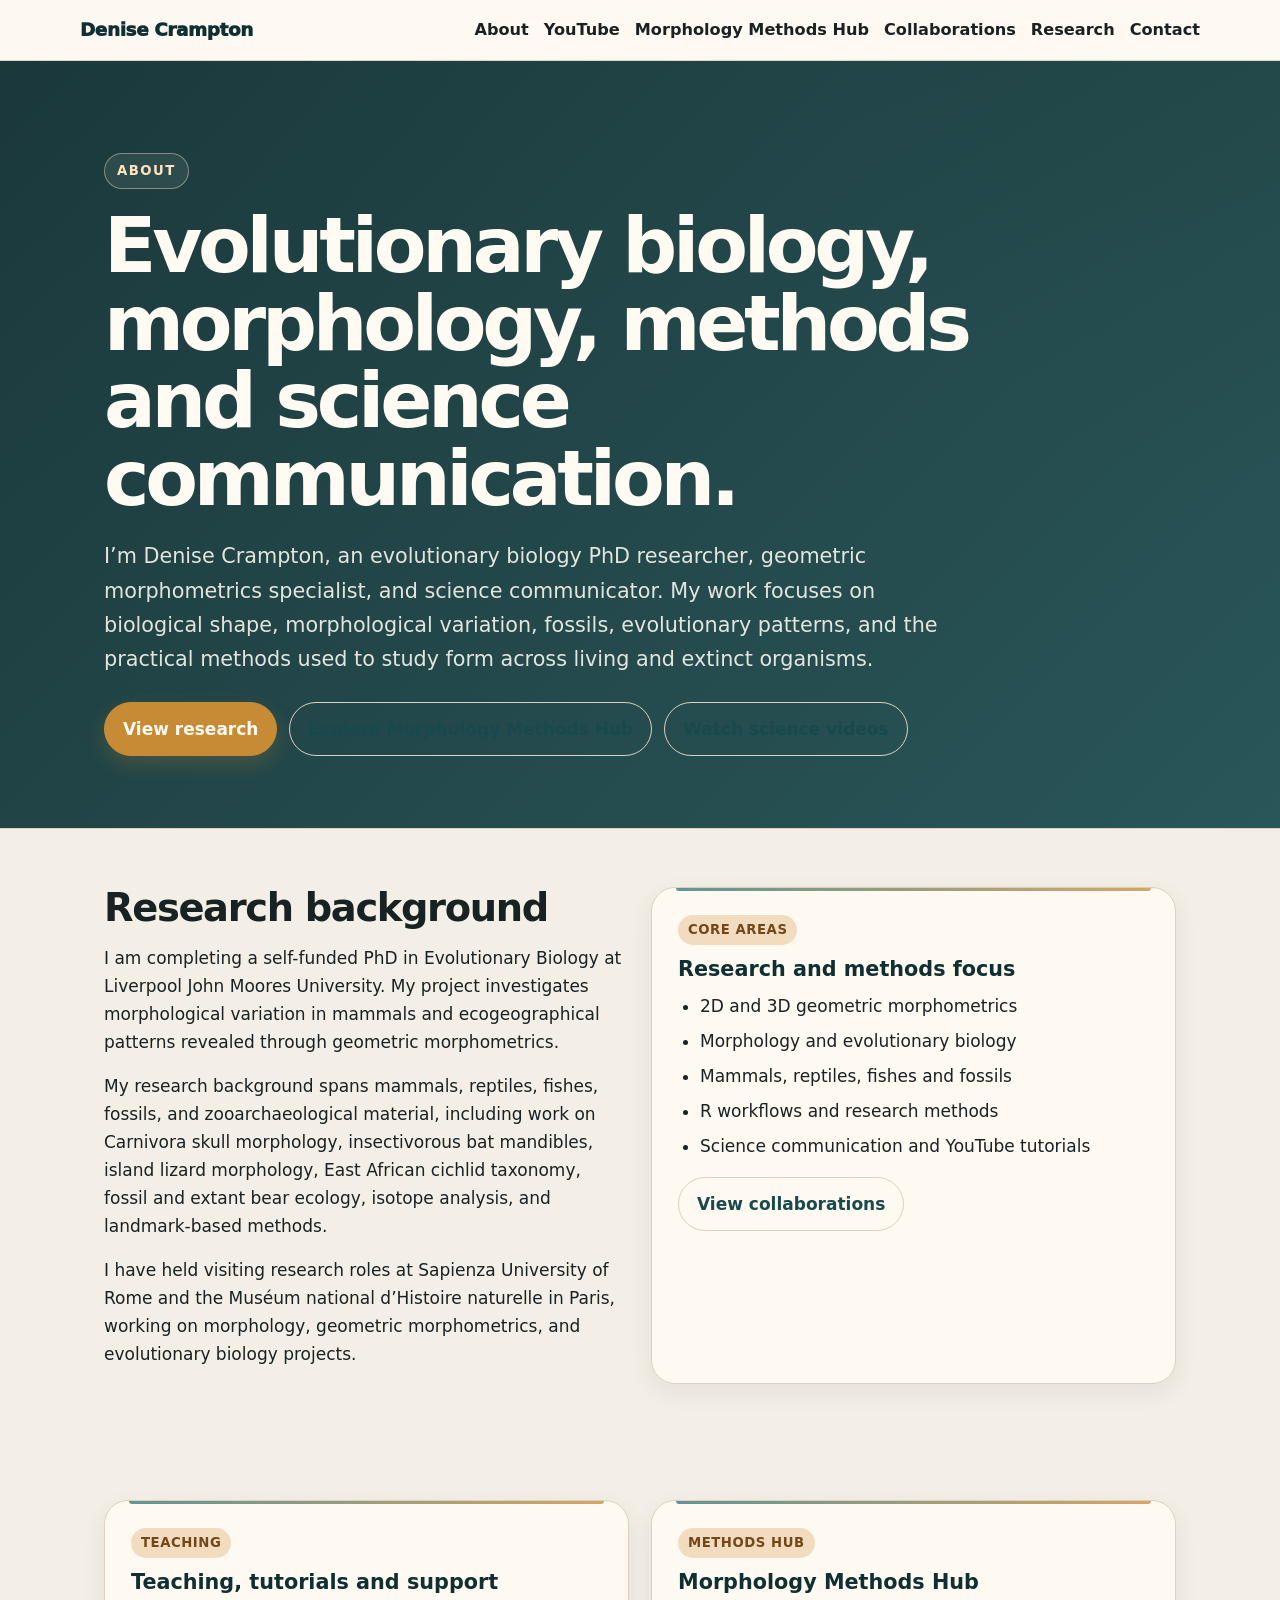
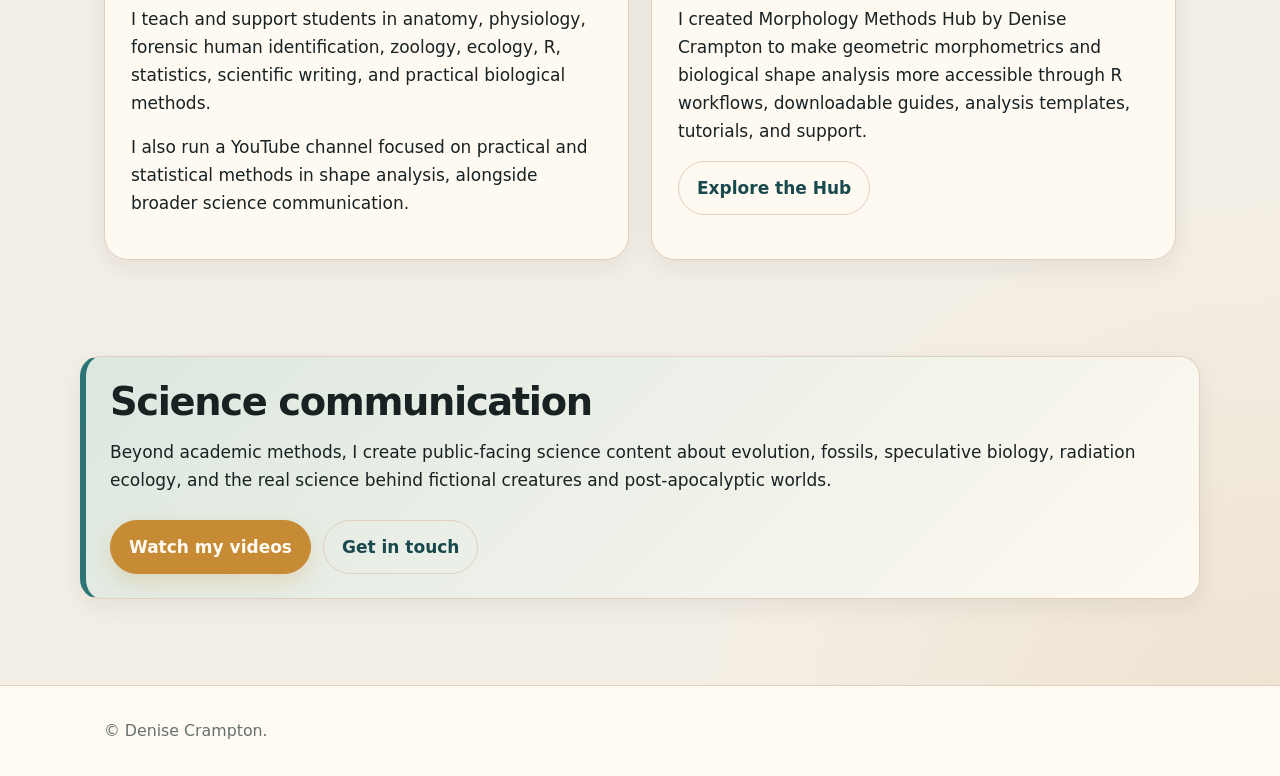
<file: about.html>
<!doctype html>

<html lang="en-GB">
<head>
  <meta charset="utf-8">
  <meta name="viewport" content="width=device-width, initial-scale=1">
  <title>About — Denise Crampton</title>
  <meta name="description" content="About Denise Crampton, evolutionary biology PhD researcher and science communicator.">
  <link rel="stylesheet" href="assets/style.css">
</head><body>
  <a class="skip" href="#main">Skip to content</a>  <nav>
    <div class="container nav-inner">
      <a class="brand" href="index.html">Denise Crampton</a>
      <div class="menu">
        <a href="about.html">About</a>
        <a href="youtube.html">YouTube</a>
        <a href="methods.html">Morphology Methods Hub</a>
        <a href="collaborations.html">Collaborations</a>
        <a href="publications.html">Research</a>
        <a href="contact.html">Contact</a>
      </div>
    </div>
  </nav>  <main id="main">
    <section class="hero">
      <div class="container">
        <span class="kicker">About</span>
        <h1>Evolutionary biology, morphology, methods and science communication.</h1>
        <p class="lead">
          I’m Denise Crampton, an evolutionary biology PhD researcher, geometric morphometrics specialist,
          and science communicator. My work focuses on biological shape, morphological variation, fossils,
          evolutionary patterns, and the practical methods used to study form across living and extinct organisms.
        </p>
        <div class="buttons">
          <a class="btn" href="publications.html">View research</a>
          <a class="btn alt" href="methods.html">Explore Morphology Methods Hub</a>
          <a class="btn alt" href="youtube.html">Watch science videos</a>
        </div>
      </div>
    </section><section class="section">
  <div class="container grid two">
    <div>
      <h2>Research background</h2>
      <p>
        I am completing a self-funded PhD in Evolutionary Biology at Liverpool John Moores University.
        My project investigates morphological variation in mammals and ecogeographical patterns revealed
        through geometric morphometrics.
      </p>
      <p>
        My research background spans mammals, reptiles, fishes, fossils, and zooarchaeological material,
        including work on Carnivora skull morphology, insectivorous bat mandibles, island lizard morphology,
        East African cichlid taxonomy, fossil and extant bear ecology, isotope analysis, and landmark-based methods.
      </p>
      <p>
        I have held visiting research roles at Sapienza University of Rome and the Muséum national d’Histoire
        naturelle in Paris, working on morphology, geometric morphometrics, and evolutionary biology projects.
      </p>
    </div>

    <div class="card">
      <span class="badge">Core areas</span>
      <h3>Research and methods focus</h3>
      <ul class="list">
        <li>2D and 3D geometric morphometrics</li>
        <li>Morphology and evolutionary biology</li>
        <li>Mammals, reptiles, fishes and fossils</li>
        <li>R workflows and research methods</li>
        <li>Science communication and YouTube tutorials</li>
      </ul>
      <a class="btn alt" href="collaborations.html">View collaborations</a>
    </div>
  </div>
</section>

<section class="section">
  <div class="container grid two">
    <div class="card">
      <span class="badge">Teaching</span>
      <h3>Teaching, tutorials and support</h3>
      <p>
        I teach and support students in anatomy, physiology, forensic human identification, zoology, ecology,
        R, statistics, scientific writing, and practical biological methods.
      </p>
      <p>
        I also run a YouTube channel focused on practical and statistical methods in shape analysis, alongside
        broader science communication.
      </p>
    </div>

    <div class="card">
      <span class="badge">Methods hub</span>
      <h3>Morphology Methods Hub</h3>
      <p>
        I created Morphology Methods Hub by Denise Crampton to make geometric morphometrics and biological
        shape analysis more accessible through R workflows, downloadable guides, analysis templates, tutorials,
        and support.
      </p>
      <a class="btn alt" href="methods.html">Explore the Hub</a>
    </div>
  </div>
</section>

<section class="section tight">
  <div class="container note">
    <h2>Science communication</h2>
    <p>
      Beyond academic methods, I create public-facing science content about evolution, fossils, speculative
      biology, radiation ecology, and the real science behind fictional creatures and post-apocalyptic worlds.
    </p>
    <div class="buttons">
      <a class="btn" href="youtube.html">Watch my videos</a>
      <a class="btn alt" href="contact.html">Get in touch</a>
    </div>
  </div>
</section>

  </main>  <footer class="footer">
    <div class="container small">© Denise Crampton.</div>
  </footer>
</body>
</html>
</file>
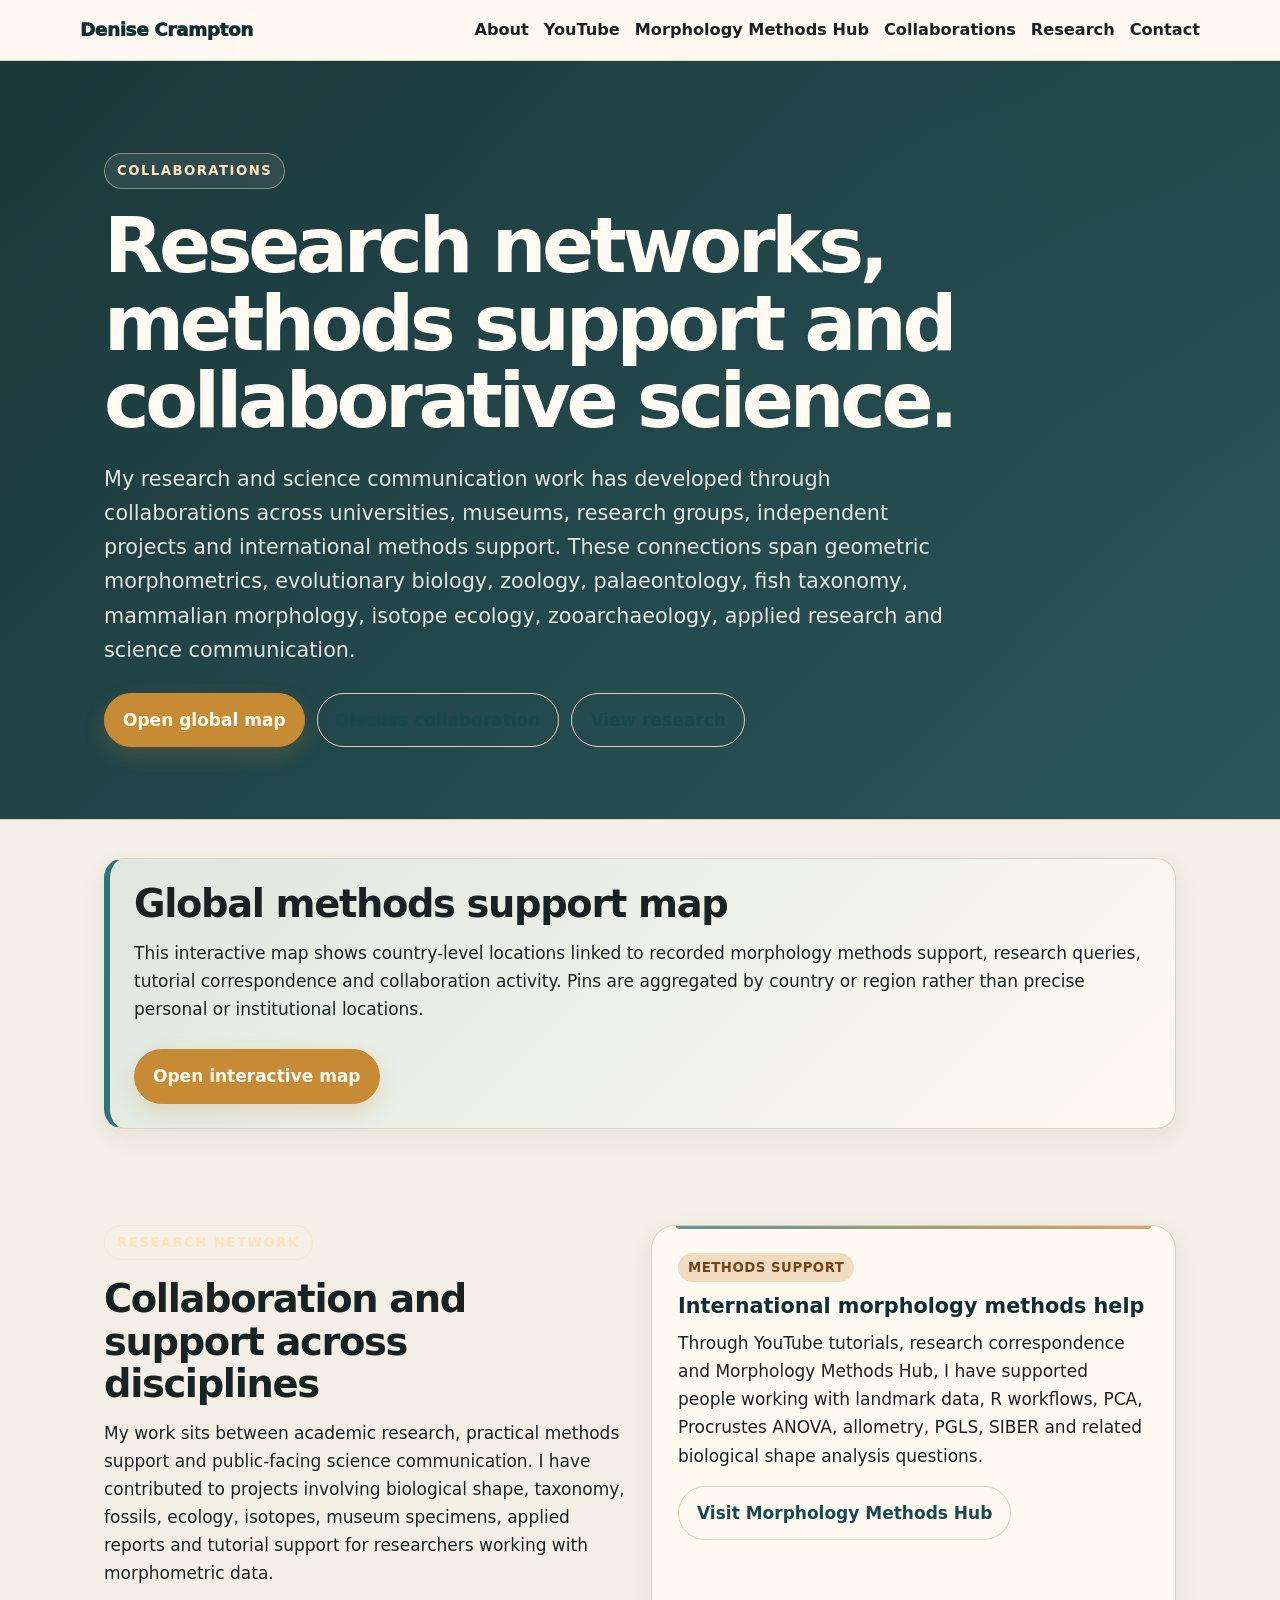
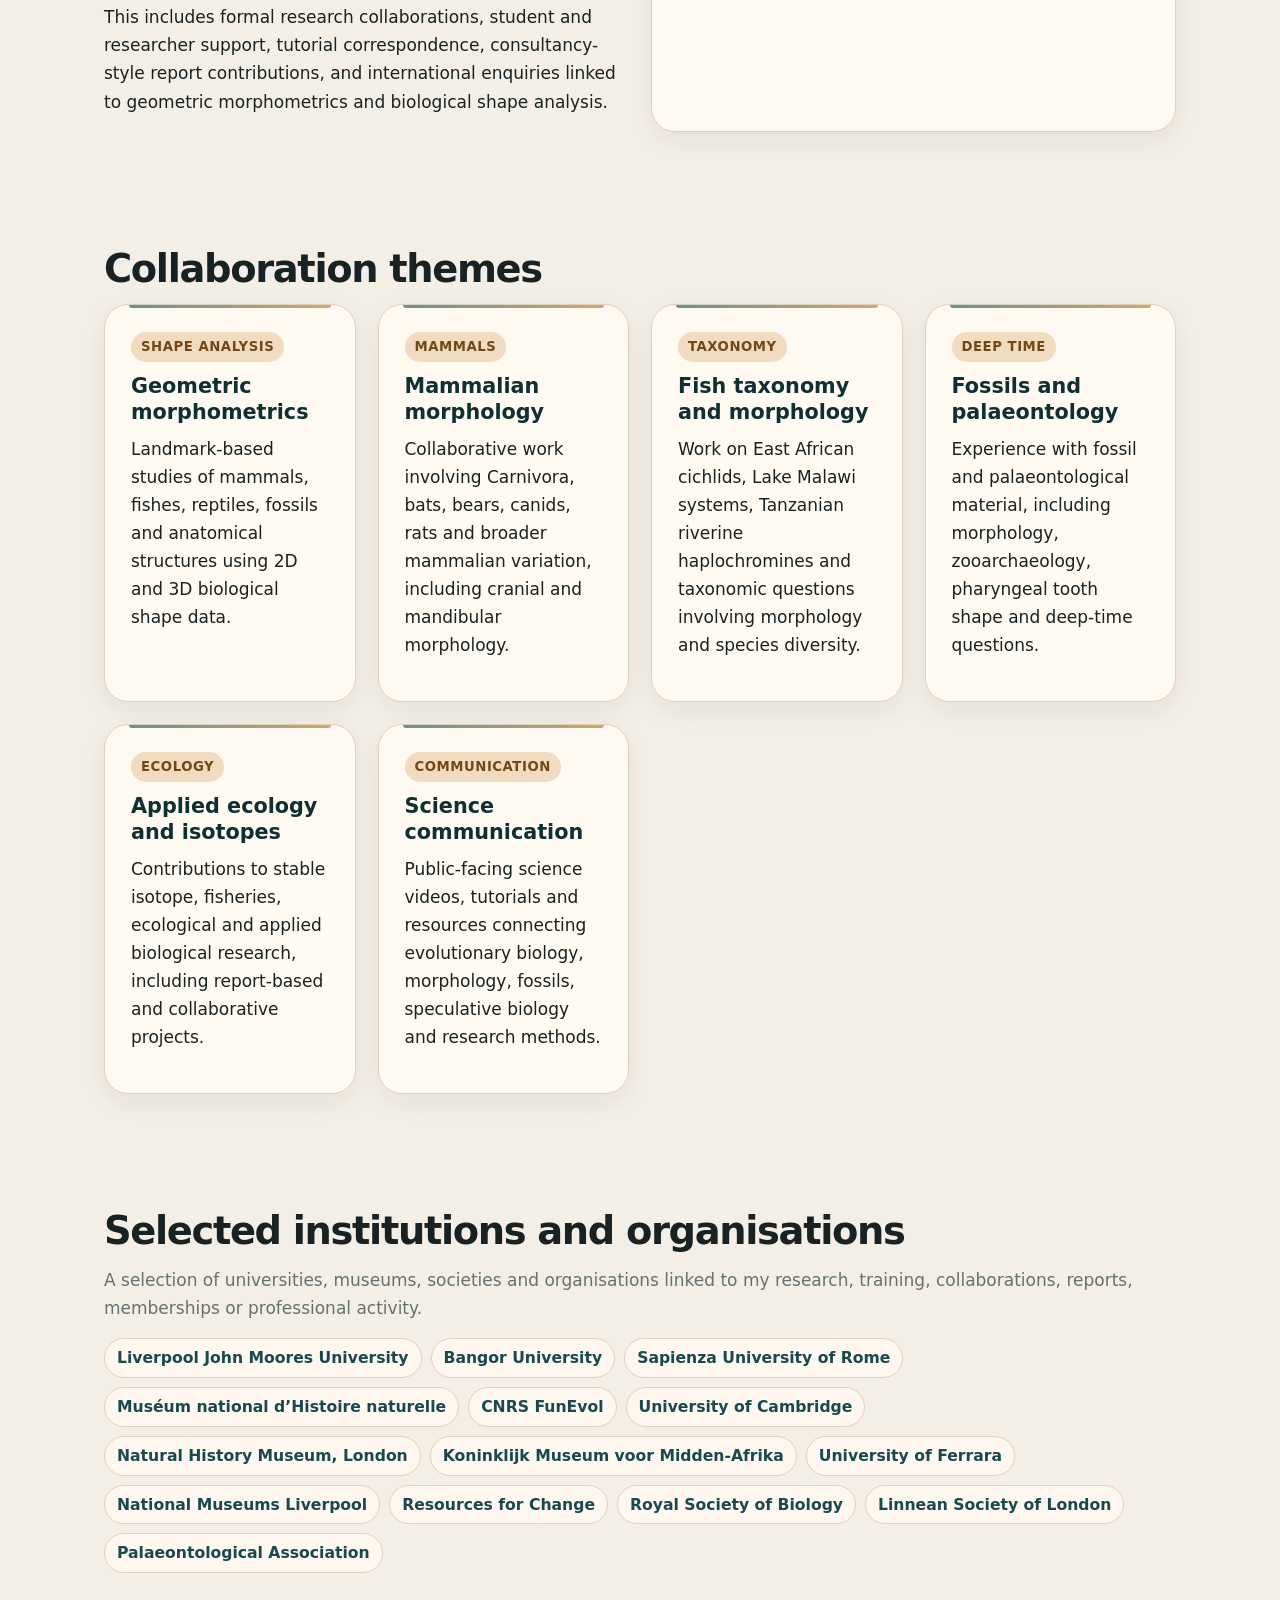
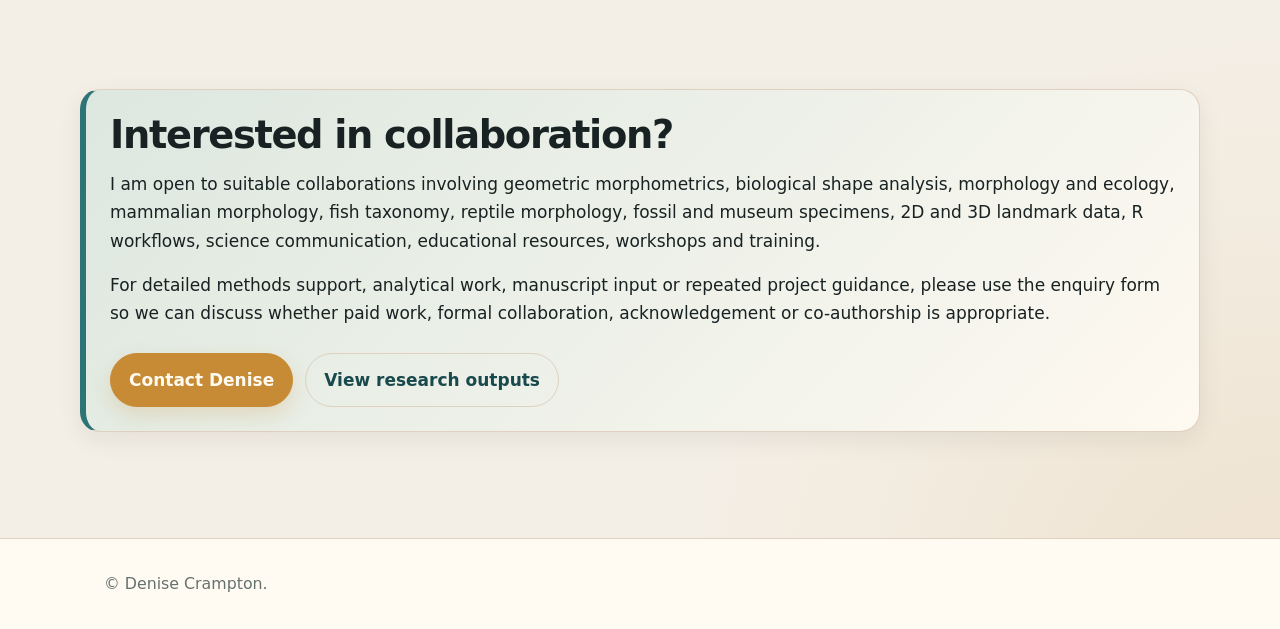
<file: collaborations.html>
<!doctype html>

<html lang="en-GB">
<head>
  <meta charset="utf-8">
  <meta name="viewport" content="width=device-width, initial-scale=1">
  <title>Collaborations — Denise Crampton</title>
  <meta name="description" content="Collaborations, research network and global morphology methods support by Denise Crampton.">
  <link rel="stylesheet" href="assets/style.css">
</head><body>
  <a class="skip" href="#main">Skip to content</a>  <nav>
    <div class="container nav-inner">
      <a class="brand" href="index.html">Denise Crampton</a>
      <div class="menu">
        <a href="about.html">About</a>
        <a href="youtube.html">YouTube</a>
        <a href="methods.html">Morphology Methods Hub</a>
        <a href="collaborations.html">Collaborations</a>
        <a href="publications.html">Research</a>
        <a href="contact.html">Contact</a>
      </div>
    </div>
  </nav>  <main id="main">
    <section class="hero">
      <div class="container">
        <span class="kicker">Collaborations</span>
        <h1>Research networks, methods support and collaborative science.</h1>
        <p class="lead">
          My research and science communication work has developed through collaborations across universities,
          museums, research groups, independent projects and international methods support. These connections span
          geometric morphometrics, evolutionary biology, zoology, palaeontology, fish taxonomy, mammalian morphology,
          isotope ecology, zooarchaeology, applied research and science communication.
        </p>
        <div class="buttons">
          <a class="btn" href="denise_collaboration_map.html" target="_blank" rel="noopener">
            Open global map
          </a>
          <a class="btn alt" href="contact.html">
            Discuss collaboration
          </a>
          <a class="btn alt" href="publications.html">
            View research
          </a>
        </div>
      </div>
    </section><section class="section tight">
  <div class="container">
    <div class="note">
      <h2>Global methods support map</h2>
      <p>
        This interactive map shows country-level locations linked to recorded morphology methods support,
        research queries, tutorial correspondence and collaboration activity. Pins are aggregated by country
        or region rather than precise personal or institutional locations.
      </p>
      <div class="buttons">
        <a class="btn" href="denise_collaboration_map.html" target="_blank" rel="noopener">
          Open interactive map
        </a>
      </div>
    </div>
  </div>
</section>

<section class="section">
  <div class="container grid two">
    <div>
      <span class="kicker">Research network</span>
      <h2>Collaboration and support across disciplines</h2>
      <p>
        My work sits between academic research, practical methods support and public-facing science communication.
        I have contributed to projects involving biological shape, taxonomy, fossils, ecology, isotopes, museum
        specimens, applied reports and tutorial support for researchers working with morphometric data.
      </p>
      <p>
        This includes formal research collaborations, student and researcher support, tutorial correspondence,
        consultancy-style report contributions, and international enquiries linked to geometric morphometrics
        and biological shape analysis.
      </p>
    </div>

    <div class="card">
      <span class="badge">Methods support</span>
      <h3>International morphology methods help</h3>
      <p>
        Through YouTube tutorials, research correspondence and Morphology Methods Hub, I have supported people
        working with landmark data, R workflows, PCA, Procrustes ANOVA, allometry, PGLS, SIBER and related
        biological shape analysis questions.
      </p>
      <a class="btn alt" href="methods.html">Visit Morphology Methods Hub</a>
    </div>
  </div>
</section>

<section class="section">
  <div class="container">
    <h2>Collaboration themes</h2>

    <div class="grid cards">
      <article class="card">
        <span class="badge">Shape analysis</span>
        <h3>Geometric morphometrics</h3>
        <p>
          Landmark-based studies of mammals, fishes, reptiles, fossils and anatomical structures using 2D and
          3D biological shape data.
        </p>
      </article>

      <article class="card">
        <span class="badge">Mammals</span>
        <h3>Mammalian morphology</h3>
        <p>
          Collaborative work involving Carnivora, bats, bears, canids, rats and broader mammalian variation,
          including cranial and mandibular morphology.
        </p>
      </article>

      <article class="card">
        <span class="badge">Taxonomy</span>
        <h3>Fish taxonomy and morphology</h3>
        <p>
          Work on East African cichlids, Lake Malawi systems, Tanzanian riverine haplochromines and taxonomic
          questions involving morphology and species diversity.
        </p>
      </article>

      <article class="card">
        <span class="badge">Deep time</span>
        <h3>Fossils and palaeontology</h3>
        <p>
          Experience with fossil and palaeontological material, including morphology, zooarchaeology,
          pharyngeal tooth shape and deep-time questions.
        </p>
      </article>

      <article class="card">
        <span class="badge">Ecology</span>
        <h3>Applied ecology and isotopes</h3>
        <p>
          Contributions to stable isotope, fisheries, ecological and applied biological research, including
          report-based and collaborative projects.
        </p>
      </article>

      <article class="card">
        <span class="badge">Communication</span>
        <h3>Science communication</h3>
        <p>
          Public-facing science videos, tutorials and resources connecting evolutionary biology, morphology,
          fossils, speculative biology and research methods.
        </p>
      </article>
    </div>
  </div>
</section>

<section class="section">
  <div class="container">
    <h2>Selected institutions and organisations</h2>
    <p class="muted">
      A selection of universities, museums, societies and organisations linked to my research, training,
      collaborations, reports, memberships or professional activity.
    </p>

    <div class="pill-row">
      <span class="pill">Liverpool John Moores University</span>
      <span class="pill">Bangor University</span>
      <span class="pill">Sapienza University of Rome</span>
      <span class="pill">Muséum national d’Histoire naturelle</span>
      <span class="pill">CNRS FunEvol</span>
      <span class="pill">University of Cambridge</span>
      <span class="pill">Natural History Museum, London</span>
      <span class="pill">Koninklijk Museum voor Midden-Afrika</span>
      <span class="pill">University of Ferrara</span>
      <span class="pill">National Museums Liverpool</span>
      <span class="pill">Resources for Change</span>
      <span class="pill">Royal Society of Biology</span>
      <span class="pill">Linnean Society of London</span>
      <span class="pill">Palaeontological Association</span>
    </div>
  </div>
</section>

<section class="section">
  <div class="container note">
    <h2>Interested in collaboration?</h2>
    <p>
      I am open to suitable collaborations involving geometric morphometrics, biological shape analysis,
      morphology and ecology, mammalian morphology, fish taxonomy, reptile morphology, fossil and museum specimens,
      2D and 3D landmark data, R workflows, science communication, educational resources, workshops and training.
    </p>
    <p>
      For detailed methods support, analytical work, manuscript input or repeated project guidance, please use the
      enquiry form so we can discuss whether paid work, formal collaboration, acknowledgement or co-authorship is
      appropriate.
    </p>
    <div class="buttons">
      <a class="btn" href="contact.html">Contact Denise</a>
      <a class="btn alt" href="publications.html">View research outputs</a>
    </div>
  </div>
</section>

  </main>  <footer class="footer">
    <div class="container small">© Denise Crampton.</div>
  </footer>
</body>
</html>
</file>
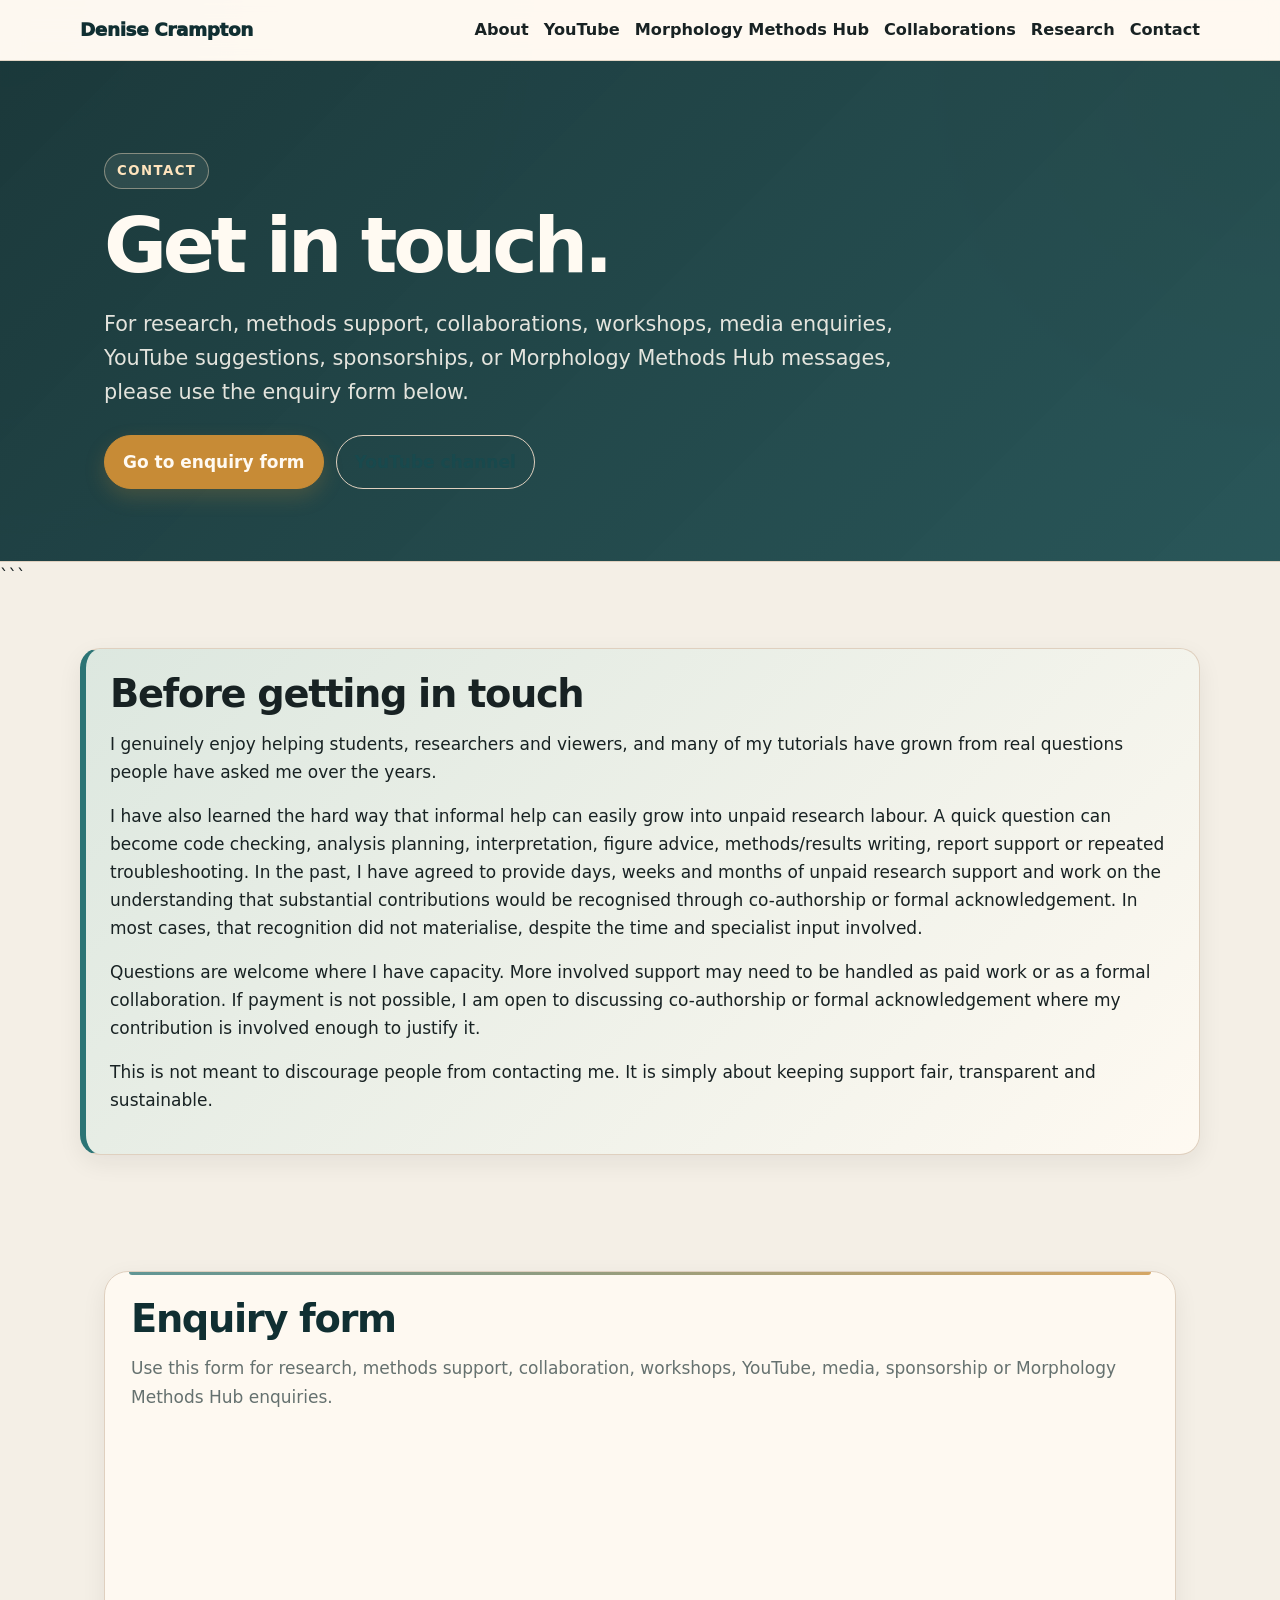
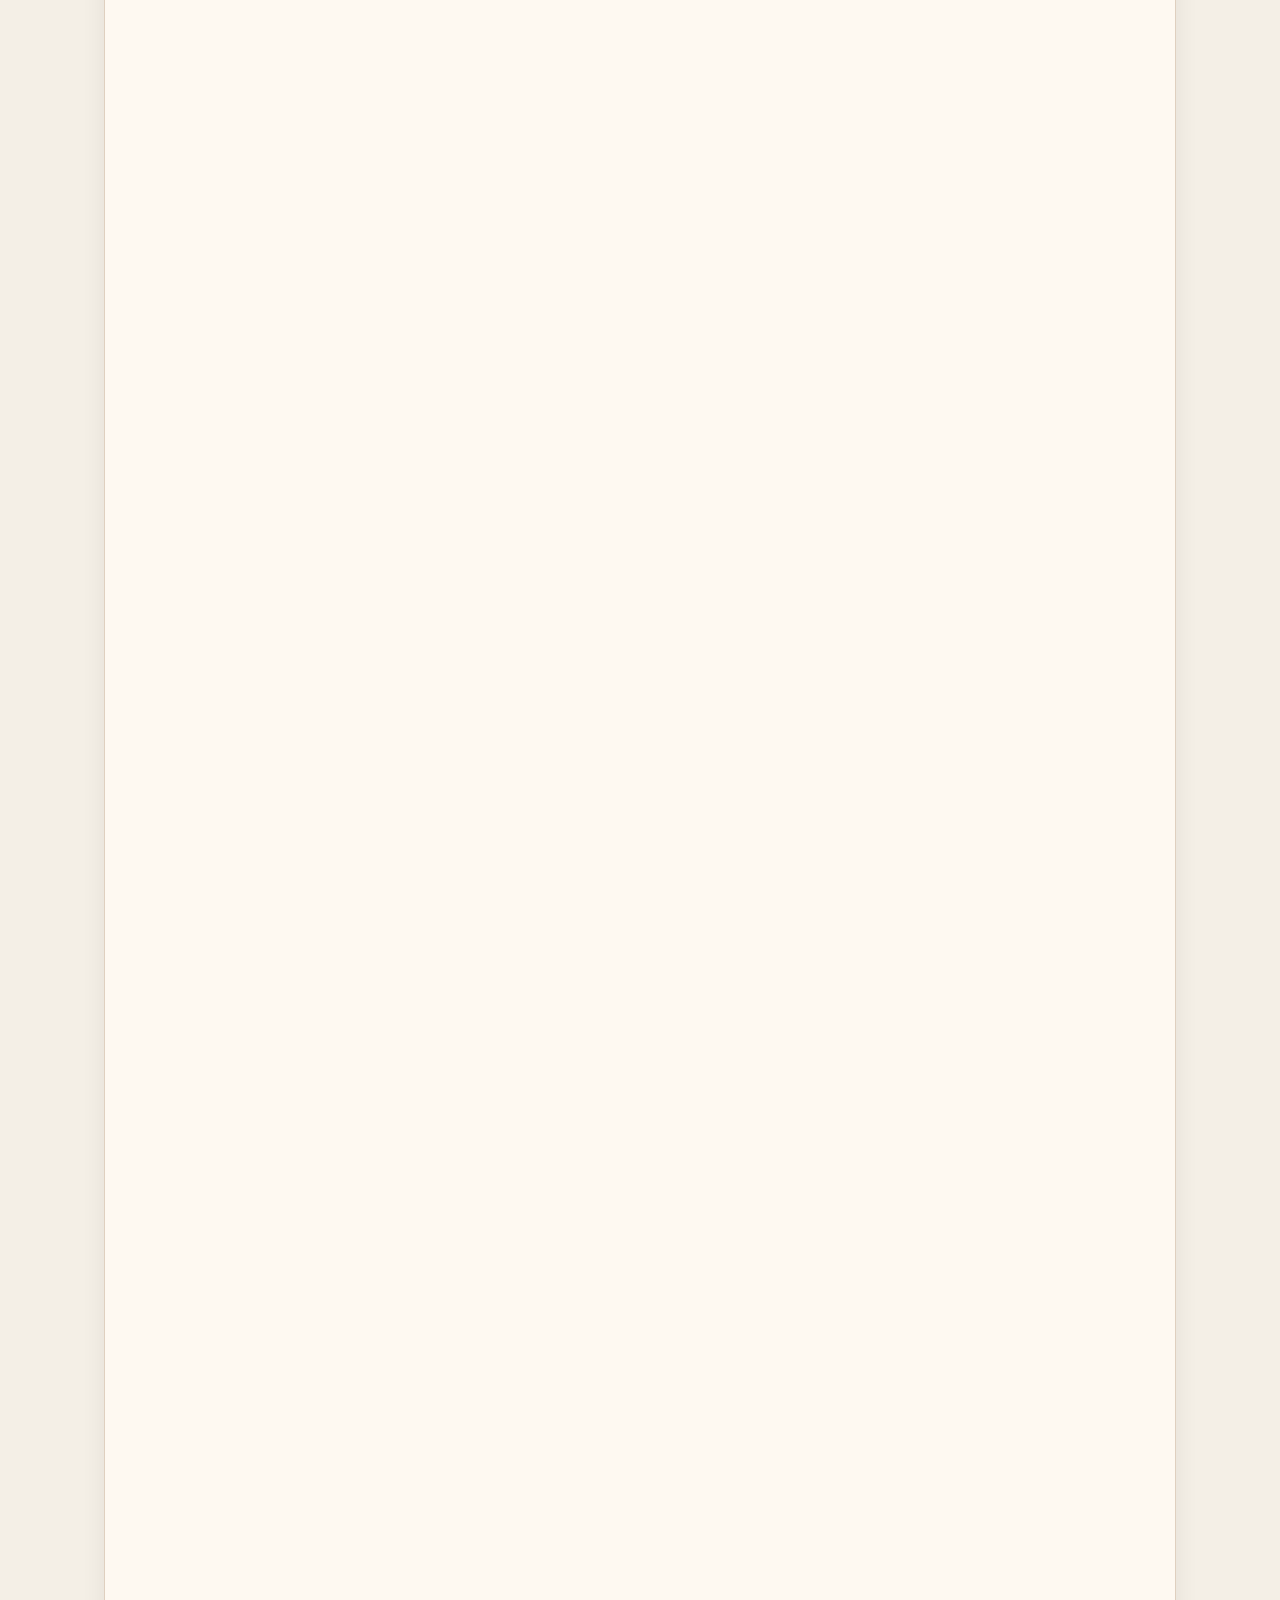
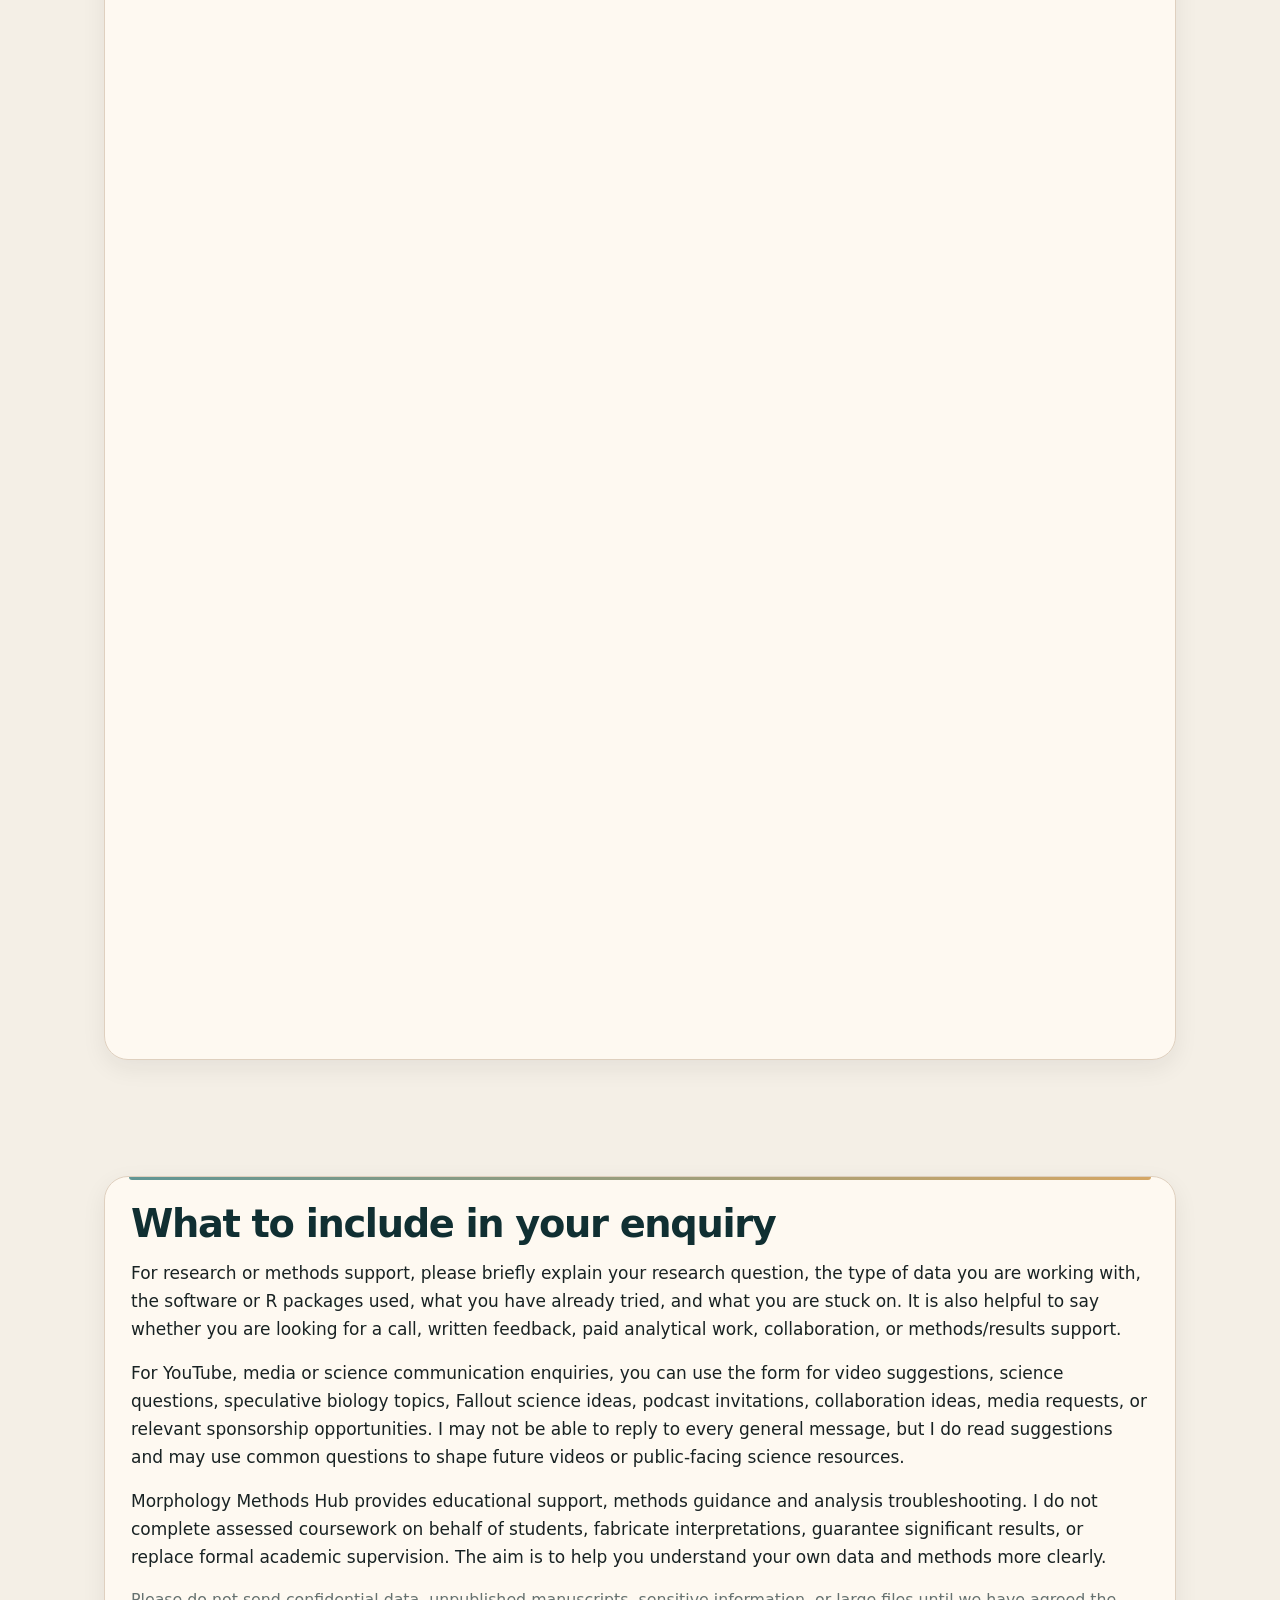
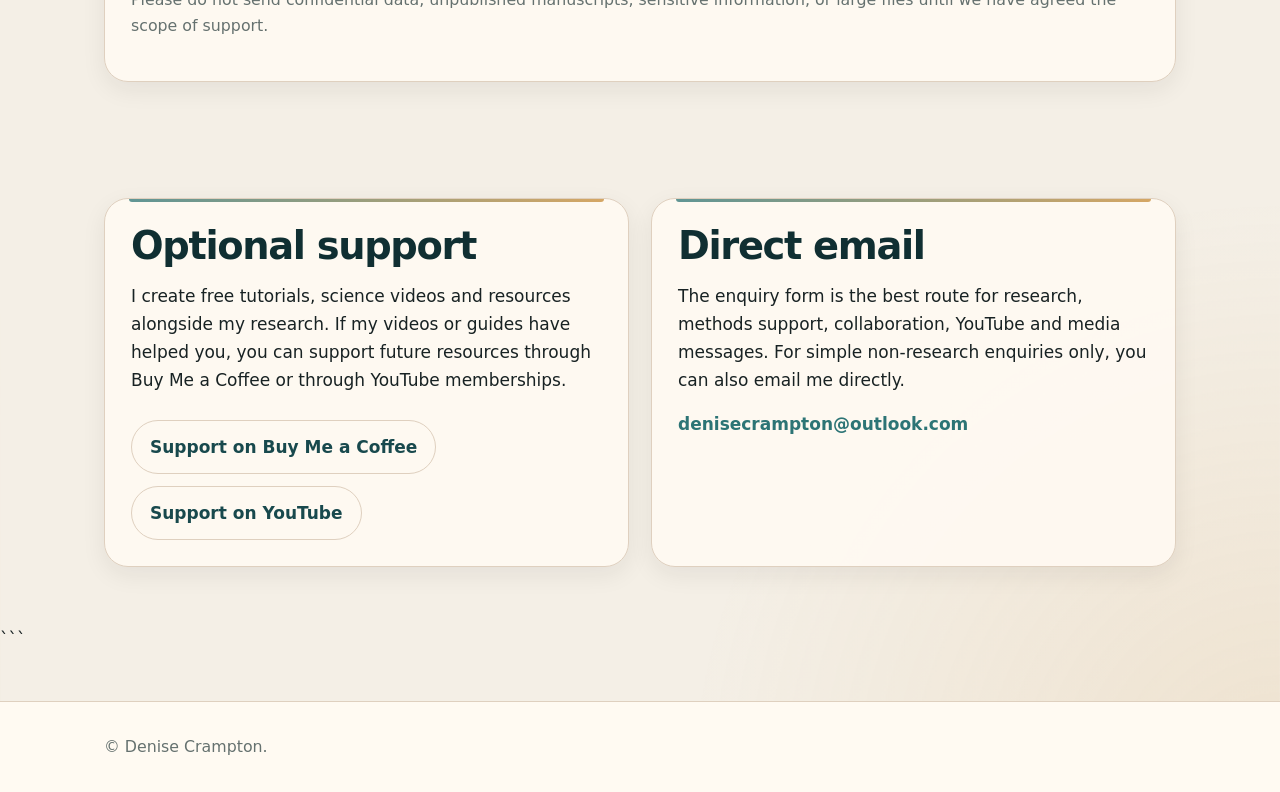
<file: contact.html>
<!doctype html>

<html lang="en-GB">
<head>
  <meta charset="utf-8">
  <meta name="viewport" content="width=device-width, initial-scale=1">
  <title>Contact — Denise Crampton</title>
  <meta name="description" content="Contact Denise Crampton.">
  <link rel="stylesheet" href="assets/style.css">
</head>

<body>
  <nav>
    <div class="container nav-inner">
      <a class="brand" href="index.html">Denise Crampton</a>
      <div class="menu">
        <a href="about.html">About</a>
        <a href="youtube.html">YouTube</a>
        <a href="methods.html">Morphology Methods Hub</a>
        <a href="collaborations.html">Collaborations</a>
        <a href="publications.html">Research</a>
        <a href="contact.html">Contact</a>
      </div>
    </div>
  </nav>

  <main>
    <section class="hero">
      <div class="container">
        <span class="kicker">Contact</span>
        <h1>Get in touch.</h1>
        <p class="lead">
          For research, methods support, collaborations, workshops, media enquiries, YouTube suggestions,
          sponsorships, or Morphology Methods Hub messages, please use the enquiry form below.
        </p>
        <div class="buttons">
          <a class="btn" href="#enquiry-form">Go to enquiry form</a>
          <a class="btn alt" href="https://www.youtube.com/c/DeniseCramptonTutorials" target="_blank" rel="noopener">
            YouTube channel
          </a>
        </div>
      </div>
    </section>

```
<section class="section">
  <div class="container note">
    <h2>Before getting in touch</h2>
    <p>
      I genuinely enjoy helping students, researchers and viewers, and many of my tutorials have grown from real
      questions people have asked me over the years.
    </p>
    <p>
      I have also learned the hard way that informal help can easily grow into unpaid research labour. A quick
      question can become code checking, analysis planning, interpretation, figure advice, methods/results writing,
      report support or repeated troubleshooting. In the past, I have agreed to provide days, weeks and months of unpaid research support and work on
      the understanding that substantial contributions would be recognised through co-authorship or formal acknowledgement.
      In most cases, that recognition did not materialise, despite the time and specialist input involved.
    </p>
    <p>
      Questions are welcome where I have capacity. More involved support may need to be handled
      as paid work or as a formal collaboration. If payment is not possible, I am open to discussing
      co-authorship or formal acknowledgement where my contribution is involved enough to justify it.
    </p>
    <p>
      This is not meant to discourage people from contacting me. It is simply about keeping support fair,
      transparent and sustainable.
    </p>
  </div>
</section>

<section class="section" id="enquiry-form">
  <div class="container">
    <div class="card">
      <h2>Enquiry form</h2>
      <p class="muted">
        Use this form for research, methods support, collaboration, workshops, YouTube, media,
        sponsorship or Morphology Methods Hub enquiries.
      </p>

      <iframe data-tally-src="https://tally.so/embed/NpPpYl?alignLeft=1&hideTitle=1&transparentBackground=1&dynamicHeight=1" loading="lazy" width="100%" height="2798" frameborder="0" marginheight="0" marginwidth="0" title="Contact "></iframe>
      <script>var d=document,w="https://tally.so/widgets/embed.js",v=function(){"undefined"!=typeof Tally?Tally.loadEmbeds():d.querySelectorAll("iframe[data-tally-src]:not([src])").forEach((function(e){e.src=e.dataset.tallySrc}))};if("undefined"!=typeof Tally)v();else if(d.querySelector('script[src="'+w+'"]')==null){var s=d.createElement("script");s.src=w,s.onload=v,s.onerror=v,d.body.appendChild(s);}</script>
    </div>
  </div>
</section>

<section class="section">
  <div class="container">
    <div class="card">
      <h2>What to include in your enquiry</h2>

      <p>
        For research or methods support, please briefly explain your research question, the type of data you are
        working with, the software or R packages used, what you have already tried, and what you are stuck on.
        It is also helpful to say whether you are looking for a call, written feedback, paid analytical work,
        collaboration, or methods/results support.
      </p>

      <p>
        For YouTube, media or science communication enquiries, you can use the form for video suggestions,
        science questions, speculative biology topics, Fallout science ideas, podcast invitations, collaboration ideas,
        media requests, or relevant sponsorship opportunities. I may not be able to reply to every general message,
        but I do read suggestions and may use common questions to shape future videos or public-facing science resources.
      </p>

      <p>
        Morphology Methods Hub provides educational support, methods guidance and analysis troubleshooting.
        I do not complete assessed coursework on behalf of students, fabricate interpretations, guarantee significant
        results, or replace formal academic supervision. The aim is to help you understand your own data and methods
        more clearly.
      </p>

      <p class="small">
        Please do not send confidential data, unpublished manuscripts, sensitive information, or large files
        until we have agreed the scope of support.
      </p>
    </div>
  </div>
</section>

<section class="section">
  <div class="container grid two">
    <div class="card">
      <h2>Optional support</h2>
      <p>
        I create free tutorials, science videos and resources alongside my research. If my videos or guides
        have helped you, you can support future resources through Buy Me a Coffee or through YouTube memberships.
      </p>
      <div class="buttons">
        <a class="btn alt" href="https://buymeacoffee.com/denisecrampton" target="_blank" rel="noopener">
          Support on Buy Me a Coffee
        </a>
        <a class="btn alt" href="https://www.youtube.com/c/DeniseCramptonTutorials" target="_blank" rel="noopener">
          Support on YouTube
        </a>
      </div>
    </div>

    <div class="card">
      <h2>Direct email</h2>
      <p>
        The enquiry form is the best route for research, methods support, collaboration, YouTube and media messages.
        For simple non-research enquiries only, you can also email me directly.
      </p>
      <p>
        <a href="mailto:denisecrampton@outlook.com">denisecrampton@outlook.com</a>
      </p>
    </div>
  </div>
</section>
```

  </main>

  <footer class="footer">
    <div class="container small">© Denise Crampton.</div>
  </footer>
</body>
</html>
</file>
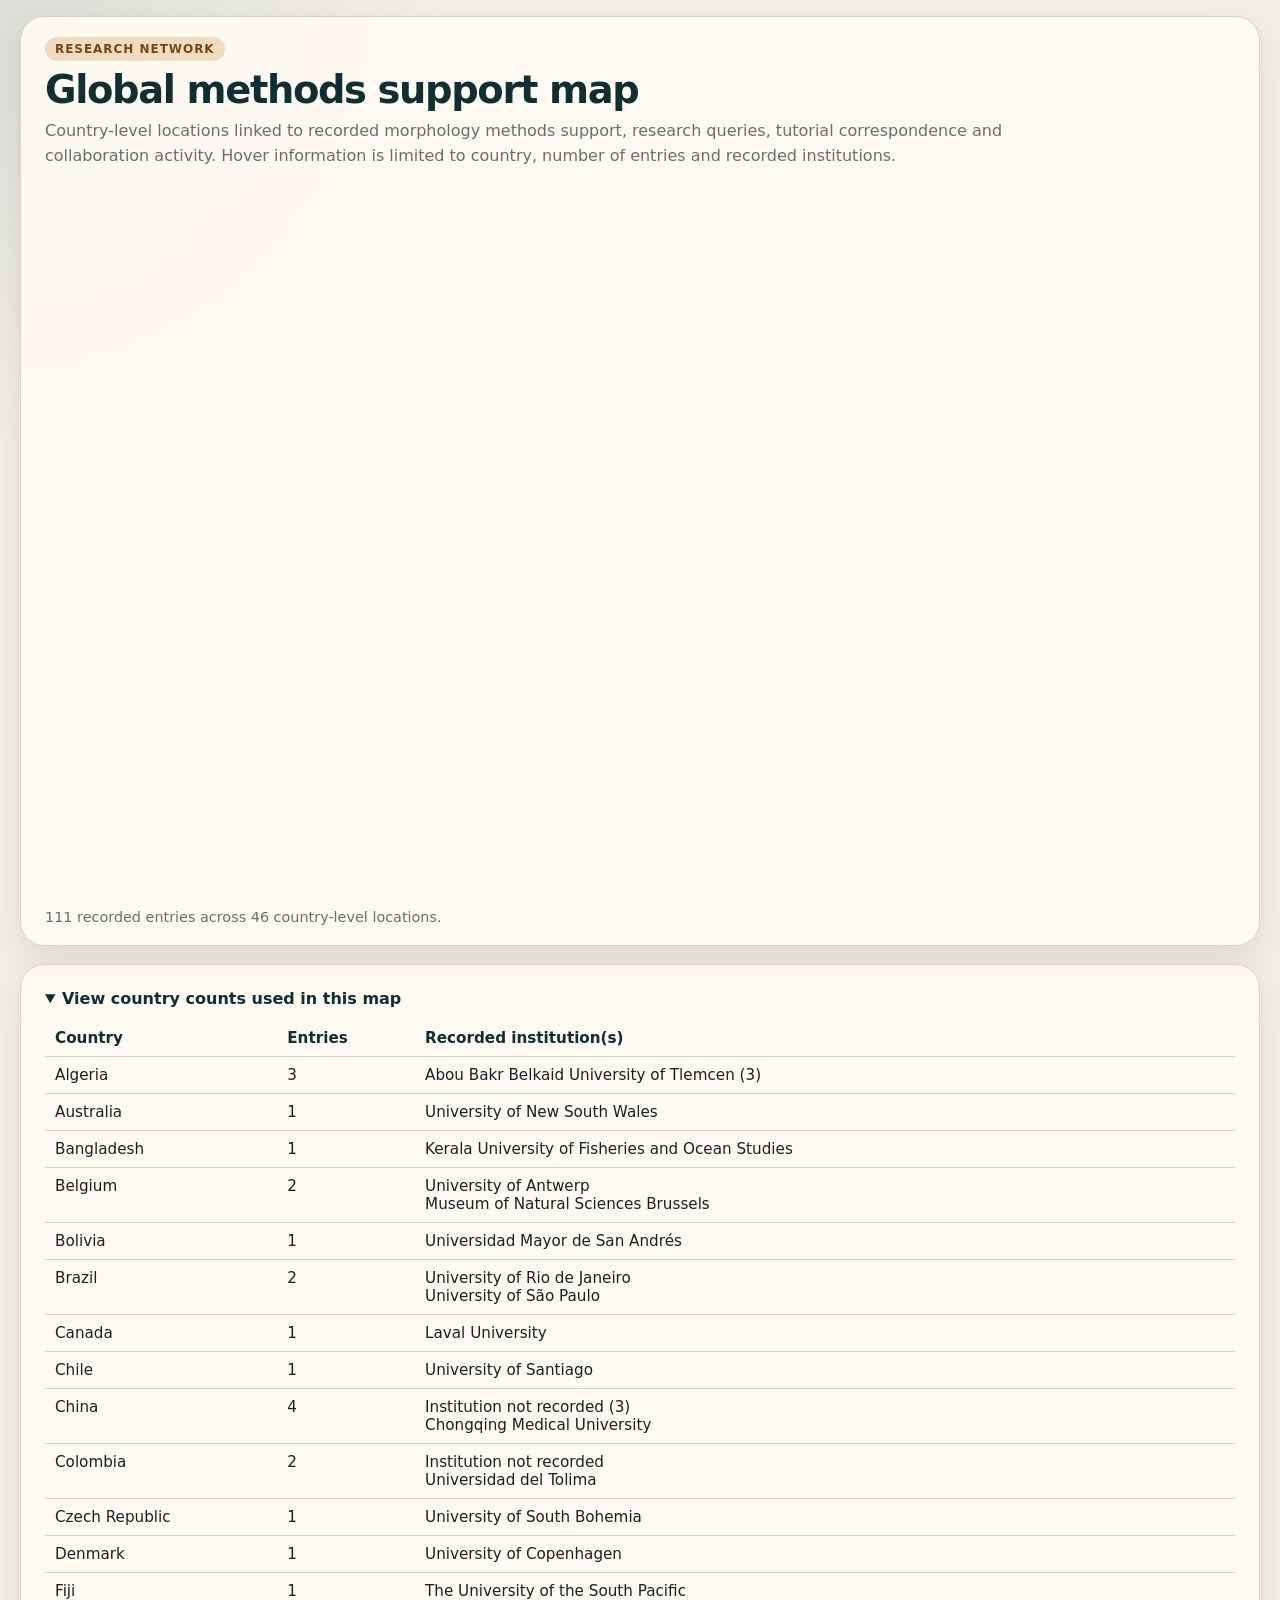
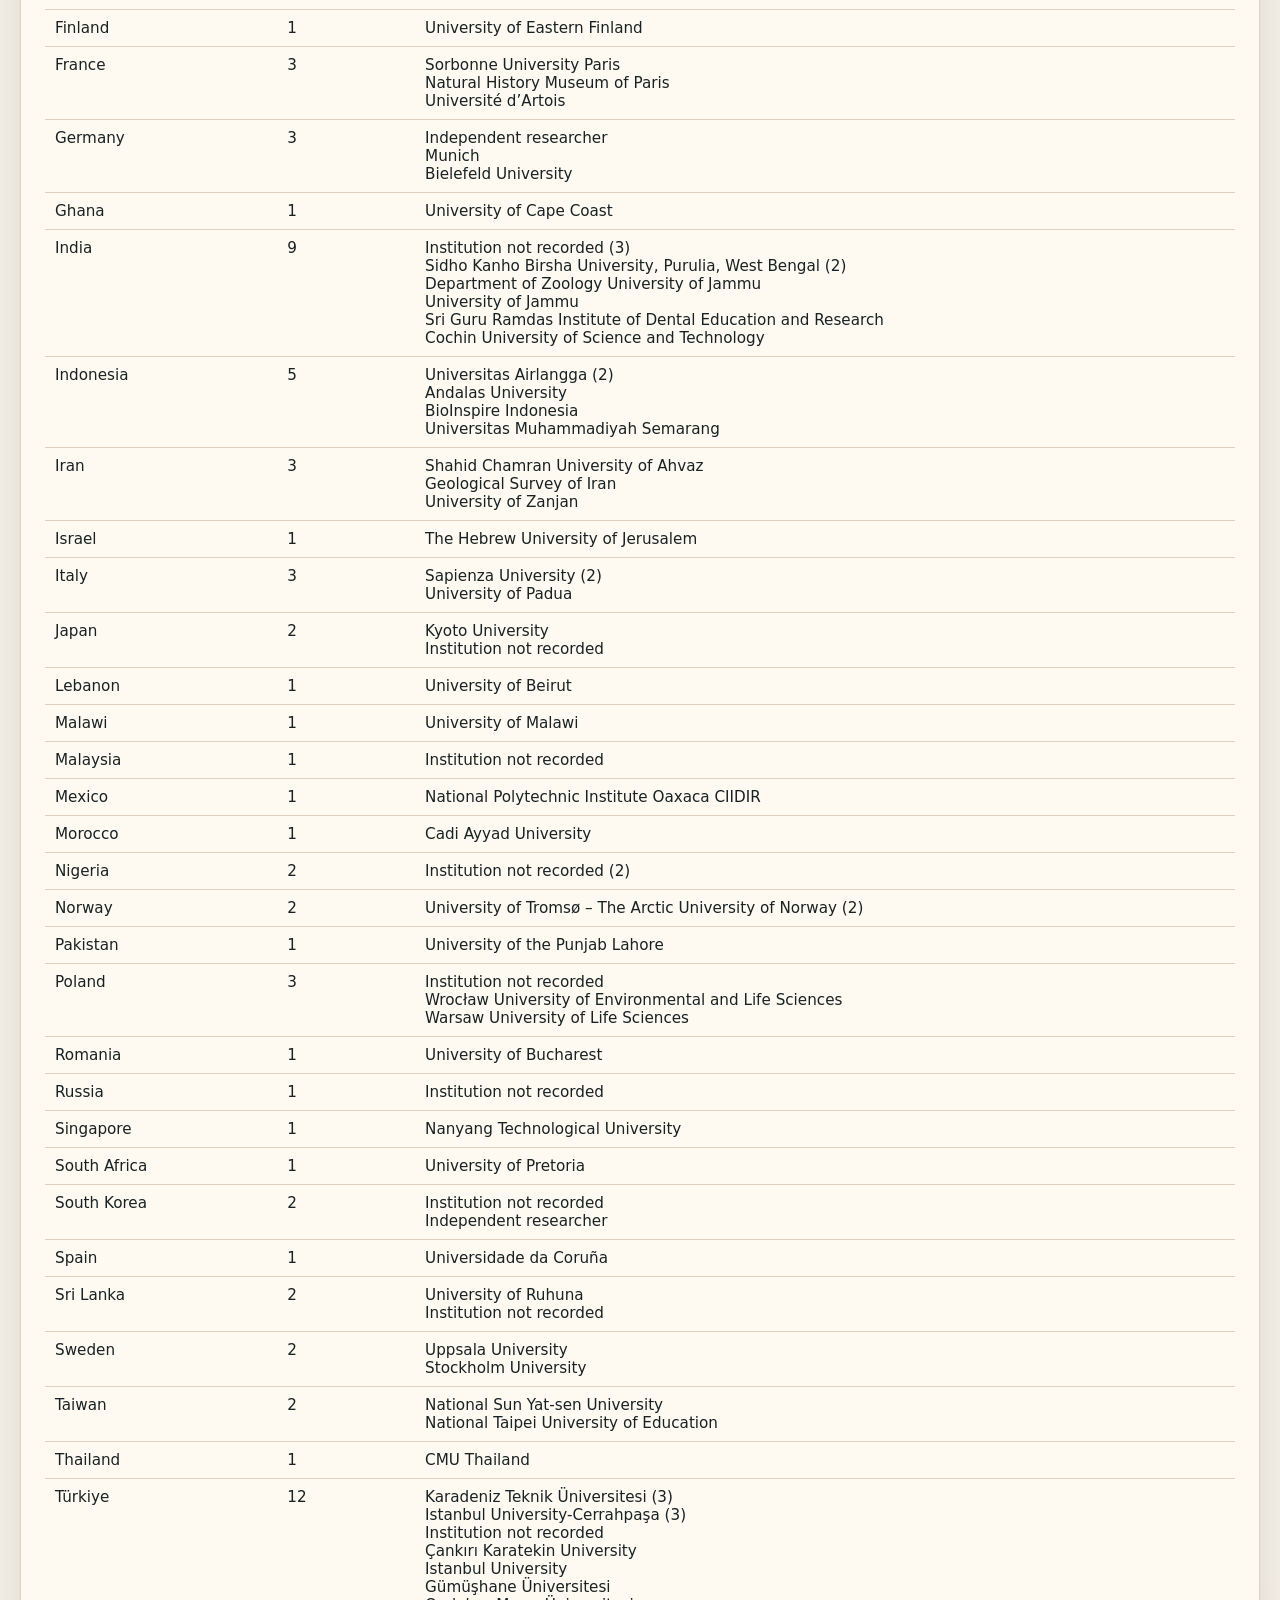
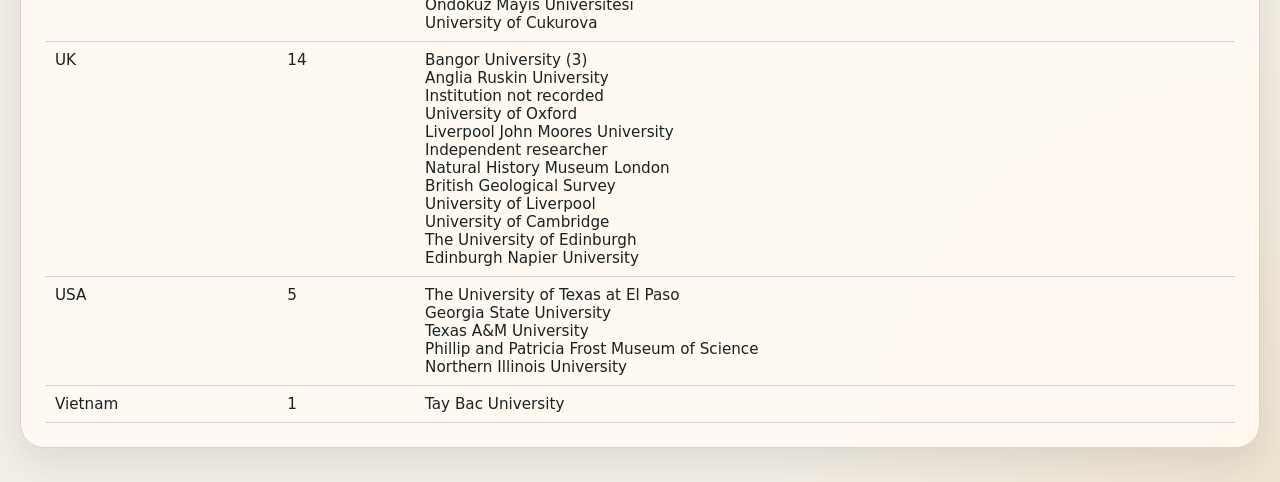
<file: denise_collaboration_map.html>
<!doctype html>
<html lang="en-GB">
<head>
<meta charset="utf-8">
<meta name="viewport" content="width=device-width, initial-scale=1">
<title>Global methods support map — Denise Crampton</title>
<script src="https://cdn.plot.ly/plotly-3.0.1.min.js"></script>
<style>
:root{--bg:#f4efe6;--paper:#fffaf2;--ink:#182223;--muted:#65716f;--deep:#102f32;--border:#dfd0bf;}
*{box-sizing:border-box}
html,body{margin:0;padding:0;background:var(--bg);color:var(--ink);font-family:Inter,system-ui,-apple-system,BlinkMacSystemFont,"Segoe UI",Roboto,Helvetica,Arial,sans-serif}
.wrap{width:100%;min-height:100vh;padding:16px;background:radial-gradient(circle at top left,rgba(44,116,117,.12),transparent 28rem),radial-gradient(circle at bottom right,rgba(199,139,54,.12),transparent 32rem),var(--bg)}
.panel{max-width:1240px;margin:0 auto 18px;background:rgba(255,250,242,.92);border:1px solid var(--border);border-radius:24px;box-shadow:0 14px 36px rgba(24,34,35,.10);overflow:hidden}
.header{padding:20px 24px 8px}
.kicker{display:inline-block;margin-bottom:8px;padding:5px 10px;border-radius:999px;background:#f1dcc0;color:#744719;font-size:.75rem;font-weight:900;text-transform:uppercase;letter-spacing:.08em}
h1{margin:0 0 8px;color:var(--deep);font-size:clamp(1.55rem,3vw,2.4rem);line-height:1.1;letter-spacing:-.035em}
p{margin:0 0 12px;color:var(--muted);line-height:1.55;max-width:960px}
#map{width:100%;height:720px}
.footer{padding:0 24px 20px;color:var(--muted);font-size:.9rem}
.data{padding:24px}
details summary{cursor:pointer;font-weight:900;color:var(--deep);margin-bottom:12px}
table{width:100%;border-collapse:collapse;font-size:.95rem}
th,td{text-align:left;vertical-align:top;padding:9px 10px;border-bottom:1px solid var(--border)}
th{color:var(--deep)}
@media(max-width:720px){.wrap{padding:8px}.panel{border-radius:18px}.header{padding:16px 16px 6px}#map{height:620px}.footer{padding:0 16px 16px}.data{padding:16px}}
</style>
</head>
<body>
<div class="wrap">
<div class="panel">
<div class="header">
<span class="kicker">Research network</span>
<h1>Global methods support map</h1>
<p>Country-level locations linked to recorded morphology methods support, research queries, tutorial correspondence and collaboration activity. Hover information is limited to country, number of entries and recorded institutions.</p>
</div>
<div id="map"></div>
<div class="footer">111 recorded entries across 46 country-level locations.</div>
</div>
<div class="panel">
<div class="data">
<details open>
<summary>View country counts used in this map</summary>
<table><thead><tr><th>Country</th><th>Entries</th><th>Recorded institution(s)</th></tr></thead><tbody><tr><td>Algeria</td><td>3</td><td>Abou Bakr Belkaid University of Tlemcen (3)</td></tr>
<tr><td>Australia</td><td>1</td><td>University of New South Wales</td></tr>
<tr><td>Bangladesh</td><td>1</td><td>Kerala University of Fisheries and Ocean Studies</td></tr>
<tr><td>Belgium</td><td>2</td><td>University of Antwerp<br>Museum of Natural Sciences Brussels</td></tr>
<tr><td>Bolivia</td><td>1</td><td>Universidad Mayor de San Andrés</td></tr>
<tr><td>Brazil</td><td>2</td><td>University of Rio de Janeiro<br>University of São Paulo</td></tr>
<tr><td>Canada</td><td>1</td><td>Laval University</td></tr>
<tr><td>Chile</td><td>1</td><td>University of Santiago</td></tr>
<tr><td>China</td><td>4</td><td>Institution not recorded (3)<br>Chongqing Medical University</td></tr>
<tr><td>Colombia</td><td>2</td><td>Institution not recorded<br>Universidad del Tolima</td></tr>
<tr><td>Czech Republic</td><td>1</td><td>University of South Bohemia</td></tr>
<tr><td>Denmark</td><td>1</td><td>University of Copenhagen</td></tr>
<tr><td>Fiji</td><td>1</td><td>The University of the South Pacific</td></tr>
<tr><td>Finland</td><td>1</td><td>University of Eastern Finland</td></tr>
<tr><td>France</td><td>3</td><td>Sorbonne University Paris<br>Natural History Museum of Paris<br>Université d’Artois</td></tr>
<tr><td>Germany</td><td>3</td><td>Independent researcher<br>Munich<br>Bielefeld University</td></tr>
<tr><td>Ghana</td><td>1</td><td>University of Cape Coast</td></tr>
<tr><td>India</td><td>9</td><td>Institution not recorded (3)<br>Sidho Kanho Birsha University, Purulia, West Bengal (2)<br>Department of Zoology University of Jammu<br>University of Jammu<br>Sri Guru Ramdas Institute of Dental Education and Research<br>Cochin University of Science and Technology</td></tr>
<tr><td>Indonesia</td><td>5</td><td>Universitas Airlangga (2)<br>Andalas University<br>BioInspire Indonesia<br>Universitas Muhammadiyah Semarang</td></tr>
<tr><td>Iran</td><td>3</td><td>Shahid Chamran University of Ahvaz<br>Geological Survey of Iran<br>University of Zanjan</td></tr>
<tr><td>Israel</td><td>1</td><td>The Hebrew University of Jerusalem</td></tr>
<tr><td>Italy</td><td>3</td><td>Sapienza University (2)<br>University of Padua</td></tr>
<tr><td>Japan</td><td>2</td><td>Kyoto University<br>Institution not recorded</td></tr>
<tr><td>Lebanon</td><td>1</td><td>University of Beirut</td></tr>
<tr><td>Malawi</td><td>1</td><td>University of Malawi</td></tr>
<tr><td>Malaysia</td><td>1</td><td>Institution not recorded</td></tr>
<tr><td>Mexico</td><td>1</td><td>National Polytechnic Institute Oaxaca CIIDIR</td></tr>
<tr><td>Morocco</td><td>1</td><td>Cadi Ayyad University</td></tr>
<tr><td>Nigeria</td><td>2</td><td>Institution not recorded (2)</td></tr>
<tr><td>Norway</td><td>2</td><td>University of Tromsø – The Arctic University of Norway (2)</td></tr>
<tr><td>Pakistan</td><td>1</td><td>University of the Punjab Lahore</td></tr>
<tr><td>Poland</td><td>3</td><td>Institution not recorded<br>Wrocław University of Environmental and Life Sciences<br>Warsaw University of Life Sciences</td></tr>
<tr><td>Romania</td><td>1</td><td>University of Bucharest</td></tr>
<tr><td>Russia</td><td>1</td><td>Institution not recorded</td></tr>
<tr><td>Singapore</td><td>1</td><td>Nanyang Technological University</td></tr>
<tr><td>South Africa</td><td>1</td><td>University of Pretoria</td></tr>
<tr><td>South Korea</td><td>2</td><td>Institution not recorded<br>Independent researcher</td></tr>
<tr><td>Spain</td><td>1</td><td>Universidade da Coruña</td></tr>
<tr><td>Sri Lanka</td><td>2</td><td>University of Ruhuna<br>Institution not recorded</td></tr>
<tr><td>Sweden</td><td>2</td><td>Uppsala University<br>Stockholm University</td></tr>
<tr><td>Taiwan</td><td>2</td><td>National Sun Yat-sen University<br>National Taipei University of Education</td></tr>
<tr><td>Thailand</td><td>1</td><td>CMU Thailand</td></tr>
<tr><td>Türkiye</td><td>12</td><td>Karadeniz Teknik Üniversitesi (3)<br>Istanbul University-Cerrahpaşa (3)<br>Institution not recorded<br>Çankırı Karatekin University<br>Istanbul University<br>Gümüşhane Üniversitesi<br>Ondokuz Mayıs Üniversitesi<br>University of Cukurova</td></tr>
<tr><td>UK</td><td>14</td><td>Bangor University (3)<br>Anglia Ruskin University<br>Institution not recorded<br>University of Oxford<br>Liverpool John Moores University<br>Independent researcher<br>Natural History Museum London<br>British Geological Survey<br>University of Liverpool<br>University of Cambridge<br>The University of Edinburgh<br>Edinburgh Napier University</td></tr>
<tr><td>USA</td><td>5</td><td>The University of Texas at El Paso<br>Georgia State University<br>Texas A&amp;M University<br>Phillip and Patricia Frost Museum of Science<br>Northern Illinois University</td></tr>
<tr><td>Vietnam</td><td>1</td><td>Tay Bac University</td></tr></tbody></table>
</details>
</div>
</div>
</div>
<script>
const trace={type:"scattergeo",mode:"markers",lat:[28.0339, -25.2744, 24.285, 51.5039, -15.490199999999998, -15.235, 56.1304, -35.6751, 35.8617, 4.5709, 50.6175, 57.2639, -17.7134, 61.9241, 45.2276, 51.9657, 7.9465, 19.3937, -0.7893, 32.4279, 30.446099999999998, 40.5719, 37.3048, 34.6547, -13.2543, 5.0104999999999995, 23.6345, 31.7917, 9.082, 61.472, 31.3753, 52.9194, 45.1432, 61.524, 0.5521, -30.5595, 36.7078, 40.4637, 6.6731, 61.5282, 24.4978, 15.87, 38.9637, 55.3781, 37.0902, 14.0583],lon:[1.6596, 133.7751, 92.1563, 5.2699, -62.0887, -50.4253, -106.3468, -74.543, 104.1954, -74.2973, 16.573, 9.8018, 178.065, 25.7482, 1.4136999999999997, 11.4515, -1.0232, 78.9629, 113.9213, 53.688, 36.3516, 14.0674, 139.2529, 37.662299999999995, 34.3015, 101.9758, -102.5528, -7.0926, 8.6753, 6.9689, 71.3451, 20.7451, 26.1668, 105.3188, 103.8198, 22.9375, 128.36690000000002, -3.7492, 80.7718, 20.043499999999998, 121.7605, 100.9925, 35.2433, -5.636, -95.7129, 108.2772],text:["<b>Algeria</b><br>Recorded entries: 3<br><br><b>Recorded institution(s):</b><br>Abou Bakr Belkaid University of Tlemcen (3)", "<b>Australia</b><br>Recorded entries: 1<br><br><b>Recorded institution(s):</b><br>University of New South Wales", "<b>Bangladesh</b><br>Recorded entries: 1<br><br><b>Recorded institution(s):</b><br>Kerala University of Fisheries and Ocean Studies", "<b>Belgium</b><br>Recorded entries: 2<br><br><b>Recorded institution(s):</b><br>University of Antwerp<br>Museum of Natural Sciences Brussels", "<b>Bolivia</b><br>Recorded entries: 1<br><br><b>Recorded institution(s):</b><br>Universidad Mayor de San Andr\u00e9s", "<b>Brazil</b><br>Recorded entries: 2<br><br><b>Recorded institution(s):</b><br>University of Rio de Janeiro<br>University of S\u00e3o Paulo", "<b>Canada</b><br>Recorded entries: 1<br><br><b>Recorded institution(s):</b><br>Laval University", "<b>Chile</b><br>Recorded entries: 1<br><br><b>Recorded institution(s):</b><br>University of Santiago", "<b>China</b><br>Recorded entries: 4<br><br><b>Recorded institution(s):</b><br>Institution not recorded (3)<br>Chongqing Medical University", "<b>Colombia</b><br>Recorded entries: 2<br><br><b>Recorded institution(s):</b><br>Institution not recorded<br>Universidad del Tolima", "<b>Czech Republic</b><br>Recorded entries: 1<br><br><b>Recorded institution(s):</b><br>University of South Bohemia", "<b>Denmark</b><br>Recorded entries: 1<br><br><b>Recorded institution(s):</b><br>University of Copenhagen", "<b>Fiji</b><br>Recorded entries: 1<br><br><b>Recorded institution(s):</b><br>The University of the South Pacific", "<b>Finland</b><br>Recorded entries: 1<br><br><b>Recorded institution(s):</b><br>University of Eastern Finland", "<b>France</b><br>Recorded entries: 3<br><br><b>Recorded institution(s):</b><br>Sorbonne University Paris<br>Natural History Museum of Paris<br>Universit\u00e9 d\u2019Artois", "<b>Germany</b><br>Recorded entries: 3<br><br><b>Recorded institution(s):</b><br>Independent researcher<br>Munich<br>Bielefeld University", "<b>Ghana</b><br>Recorded entries: 1<br><br><b>Recorded institution(s):</b><br>University of Cape Coast", "<b>India</b><br>Recorded entries: 9<br><br><b>Recorded institution(s):</b><br>Institution not recorded (3)<br>Sidho Kanho Birsha University, Purulia, West Bengal (2)<br>Department of Zoology University of Jammu<br>University of Jammu<br>Sri Guru Ramdas Institute of Dental Education and Research<br>Cochin University of Science and Technology", "<b>Indonesia</b><br>Recorded entries: 5<br><br><b>Recorded institution(s):</b><br>Universitas Airlangga (2)<br>Andalas University<br>BioInspire Indonesia<br>Universitas Muhammadiyah Semarang", "<b>Iran</b><br>Recorded entries: 3<br><br><b>Recorded institution(s):</b><br>Shahid Chamran University of Ahvaz<br>Geological Survey of Iran<br>University of Zanjan", "<b>Israel</b><br>Recorded entries: 1<br><br><b>Recorded institution(s):</b><br>The Hebrew University of Jerusalem", "<b>Italy</b><br>Recorded entries: 3<br><br><b>Recorded institution(s):</b><br>Sapienza University (2)<br>University of Padua", "<b>Japan</b><br>Recorded entries: 2<br><br><b>Recorded institution(s):</b><br>Kyoto University<br>Institution not recorded", "<b>Lebanon</b><br>Recorded entries: 1<br><br><b>Recorded institution(s):</b><br>University of Beirut", "<b>Malawi</b><br>Recorded entries: 1<br><br><b>Recorded institution(s):</b><br>University of Malawi", "<b>Malaysia</b><br>Recorded entries: 1<br><br><b>Recorded institution(s):</b><br>Institution not recorded", "<b>Mexico</b><br>Recorded entries: 1<br><br><b>Recorded institution(s):</b><br>National Polytechnic Institute Oaxaca CIIDIR", "<b>Morocco</b><br>Recorded entries: 1<br><br><b>Recorded institution(s):</b><br>Cadi Ayyad University", "<b>Nigeria</b><br>Recorded entries: 2<br><br><b>Recorded institution(s):</b><br>Institution not recorded (2)", "<b>Norway</b><br>Recorded entries: 2<br><br><b>Recorded institution(s):</b><br>University of Troms\u00f8 \u2013 The Arctic University of Norway (2)", "<b>Pakistan</b><br>Recorded entries: 1<br><br><b>Recorded institution(s):</b><br>University of the Punjab Lahore", "<b>Poland</b><br>Recorded entries: 3<br><br><b>Recorded institution(s):</b><br>Institution not recorded<br>Wroc\u0142aw University of Environmental and Life Sciences<br>Warsaw University of Life Sciences", "<b>Romania</b><br>Recorded entries: 1<br><br><b>Recorded institution(s):</b><br>University of Bucharest", "<b>Russia</b><br>Recorded entries: 1<br><br><b>Recorded institution(s):</b><br>Institution not recorded", "<b>Singapore</b><br>Recorded entries: 1<br><br><b>Recorded institution(s):</b><br>Nanyang Technological University", "<b>South Africa</b><br>Recorded entries: 1<br><br><b>Recorded institution(s):</b><br>University of Pretoria", "<b>South Korea</b><br>Recorded entries: 2<br><br><b>Recorded institution(s):</b><br>Institution not recorded<br>Independent researcher", "<b>Spain</b><br>Recorded entries: 1<br><br><b>Recorded institution(s):</b><br>Universidade da Coru\u00f1a", "<b>Sri Lanka</b><br>Recorded entries: 2<br><br><b>Recorded institution(s):</b><br>University of Ruhuna<br>Institution not recorded", "<b>Sweden</b><br>Recorded entries: 2<br><br><b>Recorded institution(s):</b><br>Uppsala University<br>Stockholm University", "<b>Taiwan</b><br>Recorded entries: 2<br><br><b>Recorded institution(s):</b><br>National Sun Yat-sen University<br>National Taipei University of Education", "<b>Thailand</b><br>Recorded entries: 1<br><br><b>Recorded institution(s):</b><br>CMU Thailand", "<b>T\u00fcrkiye</b><br>Recorded entries: 12<br><br><b>Recorded institution(s):</b><br>Karadeniz Teknik \u00dcniversitesi (3)<br>Istanbul University-Cerrahpa\u015fa (3)<br>Institution not recorded<br>\u00c7ank\u0131r\u0131 Karatekin University<br>Istanbul University<br>G\u00fcm\u00fc\u015fhane \u00dcniversitesi<br>Ondokuz May\u0131s \u00dcniversitesi<br>University of Cukurova", "<b>UK</b><br>Recorded entries: 14<br><br><b>Recorded institution(s):</b><br>Bangor University (3)<br>Anglia Ruskin University<br>Institution not recorded<br>University of Oxford<br>Liverpool John Moores University<br>Independent researcher<br>Natural History Museum London<br>British Geological Survey<br>University of Liverpool<br>University of Cambridge<br>The University of Edinburgh<br>Edinburgh Napier University", "<b>USA</b><br>Recorded entries: 5<br><br><b>Recorded institution(s):</b><br>The University of Texas at El Paso<br>Georgia State University<br>Texas A&amp;M University<br>Phillip and Patricia Frost Museum of Science<br>Northern Illinois University", "<b>Vietnam</b><br>Recorded entries: 1<br><br><b>Recorded institution(s):</b><br>Tay Bac University"],hovertemplate:"%{text}<extra></extra>",marker:{size:[26.286260346833274, 21.6213525322921, 21.6213525322921, 24.230141834396584, 21.6213525322921, 24.230141834396584, 21.6213525322921, 21.6213525322921, 28.04963293534373, 24.230141834396584, 21.6213525322921, 21.6213525322921, 21.6213525322921, 21.6213525322921, 26.286260346833274, 26.286260346833274, 21.6213525322921, 34.82236549211616, 29.62304918067704, 26.286260346833274, 21.6213525322921, 26.286260346833274, 24.230141834396584, 21.6213525322921, 21.6213525322921, 21.6213525322921, 21.6213525322921, 21.6213525322921, 24.230141834396584, 24.230141834396584, 21.6213525322921, 26.286260346833274, 21.6213525322921, 21.6213525322921, 21.6213525322921, 21.6213525322921, 24.230141834396584, 21.6213525322921, 24.230141834396584, 24.230141834396584, 24.230141834396584, 21.6213525322921, 38.04908173695054, 40.0, 29.62304918067704, 21.6213525322921],color:[3, 1, 1, 2, 1, 2, 1, 1, 4, 2, 1, 1, 1, 1, 3, 3, 1, 9, 5, 3, 1, 3, 2, 1, 1, 1, 1, 1, 2, 2, 1, 3, 1, 1, 1, 1, 2, 1, 2, 2, 2, 1, 12, 14, 5, 1],colorscale:[[0,"#2c7475"],[0.55,"#c78b36"],[1,"#8b5140"]],cmin:1,cmax:14,opacity:.88,line:{color:"#fffaf2",width:1.8},colorbar:{title:"Entries",thickness:14,len:.58,bgcolor:"rgba(255,250,242,.75)",outlinecolor:"#dfd0bf"}}};
const labelTrace={type:"scattergeo",mode:"text",lat:[28.0339, -25.2744, 24.285, 51.5039, -15.490199999999998, -15.235, 56.1304, -35.6751, 35.8617, 4.5709, 50.6175, 57.2639, -17.7134, 61.9241, 45.2276, 51.9657, 7.9465, 19.3937, -0.7893, 32.4279, 30.446099999999998, 40.5719, 37.3048, 34.6547, -13.2543, 5.0104999999999995, 23.6345, 31.7917, 9.082, 61.472, 31.3753, 52.9194, 45.1432, 61.524, 0.5521, -30.5595, 36.7078, 40.4637, 6.6731, 61.5282, 24.4978, 15.87, 38.9637, 55.3781, 37.0902, 14.0583],lon:[1.6596, 133.7751, 92.1563, 5.2699, -62.0887, -50.4253, -106.3468, -74.543, 104.1954, -74.2973, 16.573, 9.8018, 178.065, 25.7482, 1.4136999999999997, 11.4515, -1.0232, 78.9629, 113.9213, 53.688, 36.3516, 14.0674, 139.2529, 37.662299999999995, 34.3015, 101.9758, -102.5528, -7.0926, 8.6753, 6.9689, 71.3451, 20.7451, 26.1668, 105.3188, 103.8198, 22.9375, 128.36690000000002, -3.7492, 80.7718, 20.043499999999998, 121.7605, 100.9925, 35.2433, -5.636, -95.7129, 108.2772],text:["3", "", "", "", "", "", "", "", "4", "", "", "", "", "", "3", "3", "", "9", "5", "3", "", "3", "", "", "", "", "", "", "", "", "", "3", "", "", "", "", "", "", "", "", "", "", "12", "14", "5", ""],hoverinfo:"skip",textfont:{color:"#fffaf2",size:11,family:"Inter, Arial, sans-serif"}};
const layout={margin:{l:0,r:0,t:0,b:0},paper_bgcolor:"rgba(0,0,0,0)",plot_bgcolor:"rgba(0,0,0,0)",geo:{projection:{type:"natural earth"},showland:true,landcolor:"#fbf7ef",showocean:true,oceancolor:"#dbe7df",showcountries:true,countrycolor:"#dfd0bf",countrywidth:.65,showcoastlines:true,coastlinecolor:"#dfd0bf",coastlinewidth:.5,lataxis:{range:[-58,82]},bgcolor:"rgba(0,0,0,0)"},showlegend:false};
const config={responsive:true,displayModeBar:true,modeBarButtonsToRemove:["lasso2d","select2d"],displaylogo:false};
Plotly.newPlot("map",[trace,labelTrace],layout,config);
</script>
</body>
</html>
</file>
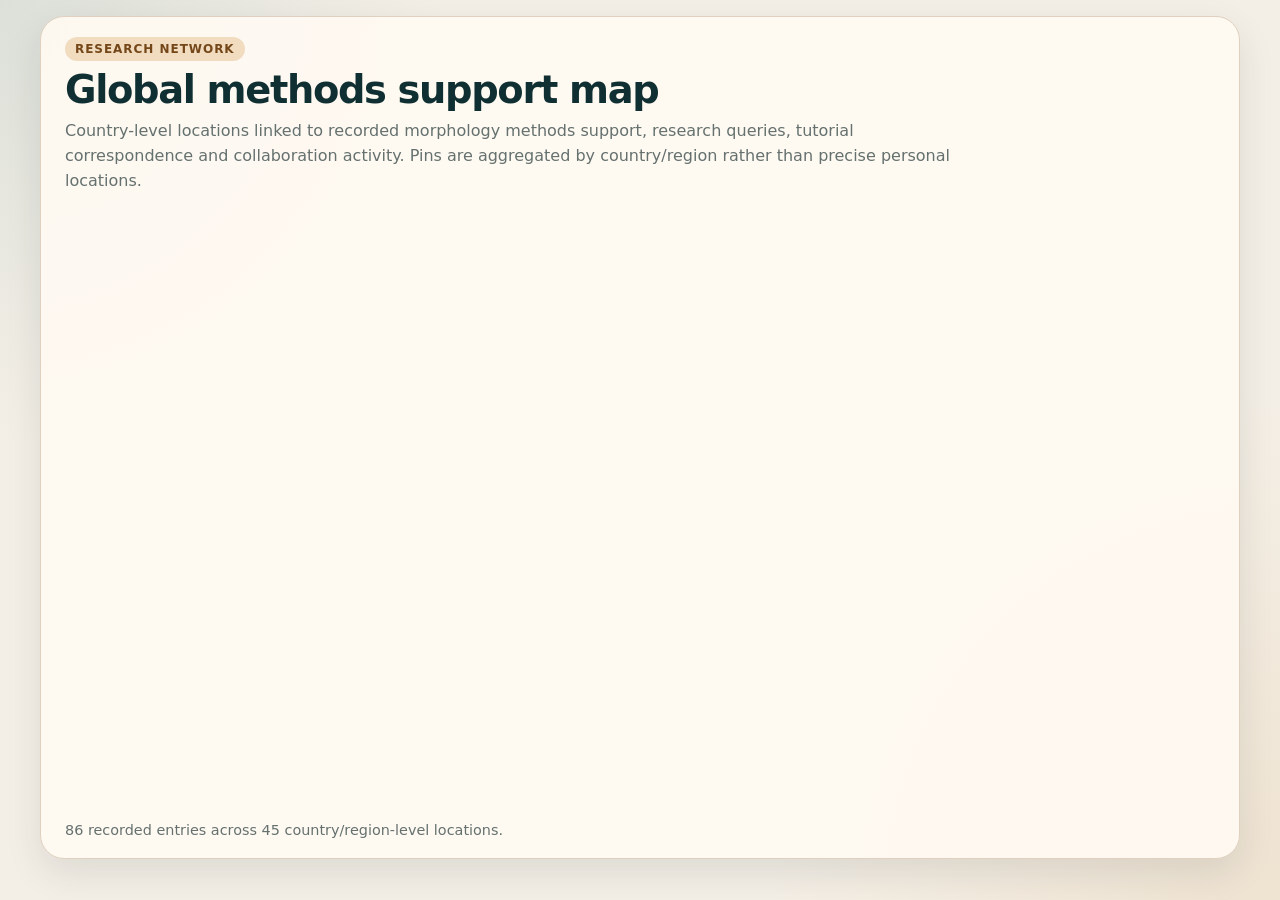
<file: denise_collaboration_map_updated.html>
<!doctype html>
<html lang="en-GB">
<head>
  <meta charset="utf-8">
  <meta name="viewport" content="width=device-width, initial-scale=1">
  <title>Global methods support map — Denise Crampton</title>
  <script src="https://cdn.plot.ly/plotly-3.0.1.min.js"></script>
  <style>
    :root {
      --bg:#f4efe6; --paper:#fffaf2; --ink:#182223; --muted:#65716f;
      --deep:#102f32; --teal:#2c7475; --gold:#c78b36; --border:#dfd0bf;
    }
    * { box-sizing:border-box; }
    html, body {
      margin:0; padding:0; background:var(--bg); color:var(--ink);
      font-family:Inter, system-ui, -apple-system, BlinkMacSystemFont, "Segoe UI", Roboto, Helvetica, Arial, sans-serif;
    }
    .wrap {
      width:100%; min-height:100vh; padding:16px;
      background:
        radial-gradient(circle at top left, rgba(44,116,117,.12), transparent 28rem),
        radial-gradient(circle at bottom right, rgba(199,139,54,.12), transparent 32rem),
        var(--bg);
    }
    .panel {
      max-width:1200px; margin:0 auto; background:rgba(255,250,242,.92);
      border:1px solid var(--border); border-radius:24px;
      box-shadow:0 14px 36px rgba(24,34,35,.10); overflow:hidden;
    }
    .header { padding:20px 24px 8px; }
    .kicker {
      display:inline-block; margin-bottom:8px; padding:5px 10px; border-radius:999px;
      background:#f1dcc0; color:#744719; font-size:.75rem; font-weight:900;
      text-transform:uppercase; letter-spacing:.08em;
    }
    h1 {
      margin:0 0 8px; color:var(--deep); font-size:clamp(1.55rem,3vw,2.4rem);
      line-height:1.1; letter-spacing:-.035em;
    }
    p { margin:0; color:var(--muted); line-height:1.55; max-width:900px; }
    #map { width:100%; height:620px; }
    .footer { padding:0 24px 20px; color:var(--muted); font-size:.9rem; }
    @media(max-width:720px){
      .wrap{padding:8px;} .panel{border-radius:18px;}
      .header{padding:16px 16px 6px;} #map{height:520px;}
      .footer{padding:0 16px 16px;}
    }
  </style>
</head>
<body>
  <div class="wrap">
    <div class="panel">
      <div class="header">
        <span class="kicker">Research network</span>
        <h1>Global methods support map</h1>
        <p>
          Country-level locations linked to recorded morphology methods support, research queries,
          tutorial correspondence and collaboration activity. Pins are aggregated by country/region rather than
          precise personal locations.
        </p>
      </div>
      <div id="map"></div>
      <div class="footer">
        86 recorded entries across 45 country/region-level locations.
      </div>
    </div>
  </div>
  <script>
    const trace = {
      type: "scattergeo", mode: "markers",
      lat: [28.0339, -16.2902, -14.235, 35.8617, 4.5709, 49.8175, 52.3555, -17.7134, 61.9241, 46.2276, 51.1657, 20.5937, -0.7893, 32.4279, 31.0461, 41.8719, 36.2048, 35.9078, 4.2105, 31.7917, 9.082, 60.472, 12.8797, 56.4907, 1.3521, -30.5595, 7.8731, 46.8182, 15.87, 38.9637, 55.3781, 37.0902, 14.0583, 52.1307, 28.3949, -35.6751, 51.9194, 33.8547, 23.6978, 30.3753, -25.2744, 23.685, 61.524, -6.369, 40.4637], lon: [1.6596, -63.5887, -51.9253, 104.1954, -74.2973, 15.473, -1.1743, 178.065, 25.7482, 2.2137, 10.4515, 78.9629, 113.9213, 53.688, 34.8516, 12.5674, 138.2529, 127.7669, 101.9758, -7.0926, 8.6753, 8.4689, 121.774, -4.2026, 103.8198, 22.9375, 80.7718, 8.2275, 100.9925, 35.2433, -3.436, -95.7129, 108.2772, -3.7837, 84.124, -71.543, 19.1451, 35.8623, 120.9605, 69.3451, 133.7751, 90.3563, 105.3188, 34.8888, -3.7492],
      text: ["<b>Algeria</b><br>Recorded entries: 2<br>Country/region-level location", "<b>Bolivia</b><br>Recorded entries: 1<br>Country/region-level location", "<b>Brazil</b><br>Recorded entries: 2<br>Country/region-level location", "<b>China</b><br>Recorded entries: 4<br>Country/region-level location", "<b>Colombia</b><br>Recorded entries: 1<br>Country/region-level location", "<b>Czechia</b><br>Recorded entries: 1<br>Country/region-level location", "<b>England</b><br>Recorded entries: 3<br>Country/region-level location", "<b>Fiji</b><br>Recorded entries: 1<br>Country/region-level location", "<b>Finland</b><br>Recorded entries: 1<br>Country/region-level location", "<b>France</b><br>Recorded entries: 2<br>Country/region-level location", "<b>Germany</b><br>Recorded entries: 2<br>Country/region-level location", "<b>India</b><br>Recorded entries: 7<br>Country/region-level location", "<b>Indonesia</b><br>Recorded entries: 5<br>Country/region-level location", "<b>Iran</b><br>Recorded entries: 6<br>Country/region-level location", "<b>Israel</b><br>Recorded entries: 1<br>Country/region-level location", "<b>Italy</b><br>Recorded entries: 3<br>Country/region-level location", "<b>Japan</b><br>Recorded entries: 2<br>Country/region-level location", "<b>South Korea</b><br>Recorded entries: 1<br>Country/region-level location", "<b>Malaysia</b><br>Recorded entries: 1<br>Country/region-level location", "<b>Morocco</b><br>Recorded entries: 1<br>Country/region-level location", "<b>Nigeria</b><br>Recorded entries: 2<br>Country/region-level location", "<b>Norway</b><br>Recorded entries: 1<br>Country/region-level location", "<b>Philippines</b><br>Recorded entries: 1<br>Country/region-level location", "<b>Scotland</b><br>Recorded entries: 1<br>Country/region-level location", "<b>Singapore</b><br>Recorded entries: 1<br>Country/region-level location", "<b>South Africa</b><br>Recorded entries: 1<br>Country/region-level location", "<b>Sri Lanka</b><br>Recorded entries: 2<br>Country/region-level location", "<b>Switzerland</b><br>Recorded entries: 2<br>Country/region-level location", "<b>Thailand</b><br>Recorded entries: 1<br>Country/region-level location", "<b>T\u00fcrkiye</b><br>Recorded entries: 6<br>Country/region-level location", "<b>United Kingdom</b><br>Recorded entries: 1<br>Country/region-level location", "<b>USA</b><br>Recorded entries: 5<br>Country/region-level location", "<b>Vietnam</b><br>Recorded entries: 1<br>Country/region-level location", "<b>Wales</b><br>Recorded entries: 3<br>Country/region-level location", "<b>Nepal</b><br>Recorded entries: 1<br>Country/region-level location", "<b>Chile</b><br>Recorded entries: 1<br>Country/region-level location", "<b>Poland</b><br>Recorded entries: 1<br>Country/region-level location", "<b>Lebanon</b><br>Recorded entries: 1<br>Country/region-level location", "<b>Taiwan</b><br>Recorded entries: 1<br>Country/region-level location", "<b>Pakistan</b><br>Recorded entries: 1<br>Country/region-level location", "<b>Australia</b><br>Recorded entries: 1<br>Country/region-level location", "<b>Bangladesh</b><br>Recorded entries: 1<br>Country/region-level location", "<b>Russia</b><br>Recorded entries: 1<br>Country/region-level location", "<b>Tanzania</b><br>Recorded entries: 1<br>Country/region-level location", "<b>Spain</b><br>Recorded entries: 1<br>Country/region-level location"], hovertemplate: "%{text}<extra></extra>",
      marker: {
        size: [23.204355391591907, 18.71162569793112, 23.204355391591907, 30.014060217126747, 18.71162569793112, 18.71162569793112, 26.841158381406576, 18.71162569793112, 18.71162569793112, 23.204355391591907, 23.204355391591907, 38.0, 32.881327117174465, 35.526422757923385, 18.71162569793112, 26.841158381406576, 23.204355391591907, 18.71162569793112, 18.71162569793112, 18.71162569793112, 23.204355391591907, 18.71162569793112, 18.71162569793112, 18.71162569793112, 18.71162569793112, 18.71162569793112, 23.204355391591907, 23.204355391591907, 18.71162569793112, 35.526422757923385, 18.71162569793112, 32.881327117174465, 18.71162569793112, 26.841158381406576, 18.71162569793112, 18.71162569793112, 18.71162569793112, 18.71162569793112, 18.71162569793112, 18.71162569793112, 18.71162569793112, 18.71162569793112, 18.71162569793112, 18.71162569793112, 18.71162569793112], color: [2, 1, 2, 4, 1, 1, 3, 1, 1, 2, 2, 7, 5, 6, 1, 3, 2, 1, 1, 1, 2, 1, 1, 1, 1, 1, 2, 2, 1, 6, 1, 5, 1, 3, 1, 1, 1, 1, 1, 1, 1, 1, 1, 1, 1],
        colorscale: [[0, "#2c7475"], [0.55, "#c78b36"], [1, "#8b5140"]],
        cmin: 1, cmax: 7, opacity: 0.84,
        line: { color: "#fffaf2", width: 1.7 },
        colorbar: {
          title: "Entries", thickness: 14, len: 0.58,
          bgcolor: "rgba(255,250,242,.75)", outlinecolor: "#dfd0bf"
        }
      }
    };
    const labelTrace = {
      type: "scattergeo", mode: "text",
      lat: [28.0339, -16.2902, -14.235, 35.8617, 4.5709, 49.8175, 52.3555, -17.7134, 61.9241, 46.2276, 51.1657, 20.5937, -0.7893, 32.4279, 31.0461, 41.8719, 36.2048, 35.9078, 4.2105, 31.7917, 9.082, 60.472, 12.8797, 56.4907, 1.3521, -30.5595, 7.8731, 46.8182, 15.87, 38.9637, 55.3781, 37.0902, 14.0583, 52.1307, 28.3949, -35.6751, 51.9194, 33.8547, 23.6978, 30.3753, -25.2744, 23.685, 61.524, -6.369, 40.4637], lon: [1.6596, -63.5887, -51.9253, 104.1954, -74.2973, 15.473, -1.1743, 178.065, 25.7482, 2.2137, 10.4515, 78.9629, 113.9213, 53.688, 34.8516, 12.5674, 138.2529, 127.7669, 101.9758, -7.0926, 8.6753, 8.4689, 121.774, -4.2026, 103.8198, 22.9375, 80.7718, 8.2275, 100.9925, 35.2433, -3.436, -95.7129, 108.2772, -3.7837, 84.124, -71.543, 19.1451, 35.8623, 120.9605, 69.3451, 133.7751, 90.3563, 105.3188, 34.8888, -3.7492],
      text: ["", "", "", "4", "", "", "3", "", "", "", "", "7", "5", "6", "", "3", "", "", "", "", "", "", "", "", "", "", "", "", "", "6", "", "5", "", "3", "", "", "", "", "", "", "", "", "", "", ""], hoverinfo: "skip",
      textfont: { color: "#fffaf2", size: 11, family: "Inter, Arial, sans-serif" }
    };
    const layout = {
      margin: {l:0, r:0, t:0, b:0},
      paper_bgcolor: "rgba(0,0,0,0)",
      plot_bgcolor: "rgba(0,0,0,0)",
      geo: {
        projection: {type: "natural earth"},
        showland: true, landcolor: "#dbe7df",
        showocean: true, oceancolor: "#f4efe6",
        showcountries: true, countrycolor: "#fffaf2", countrywidth: 0.65,
        showcoastlines: true, coastlinecolor: "#fffaf2", coastlinewidth: 0.5,
        lataxis: {range: [-58, 82]},
        bgcolor: "rgba(0,0,0,0)"
      },
      showlegend: false
    };
    const config = {
      responsive: true, displayModeBar: true,
      modeBarButtonsToRemove: ["lasso2d", "select2d"],
      displaylogo: false
    };
    Plotly.newPlot("map", [trace, labelTrace], layout, config);
  </script>
</body>
</html>
</file>
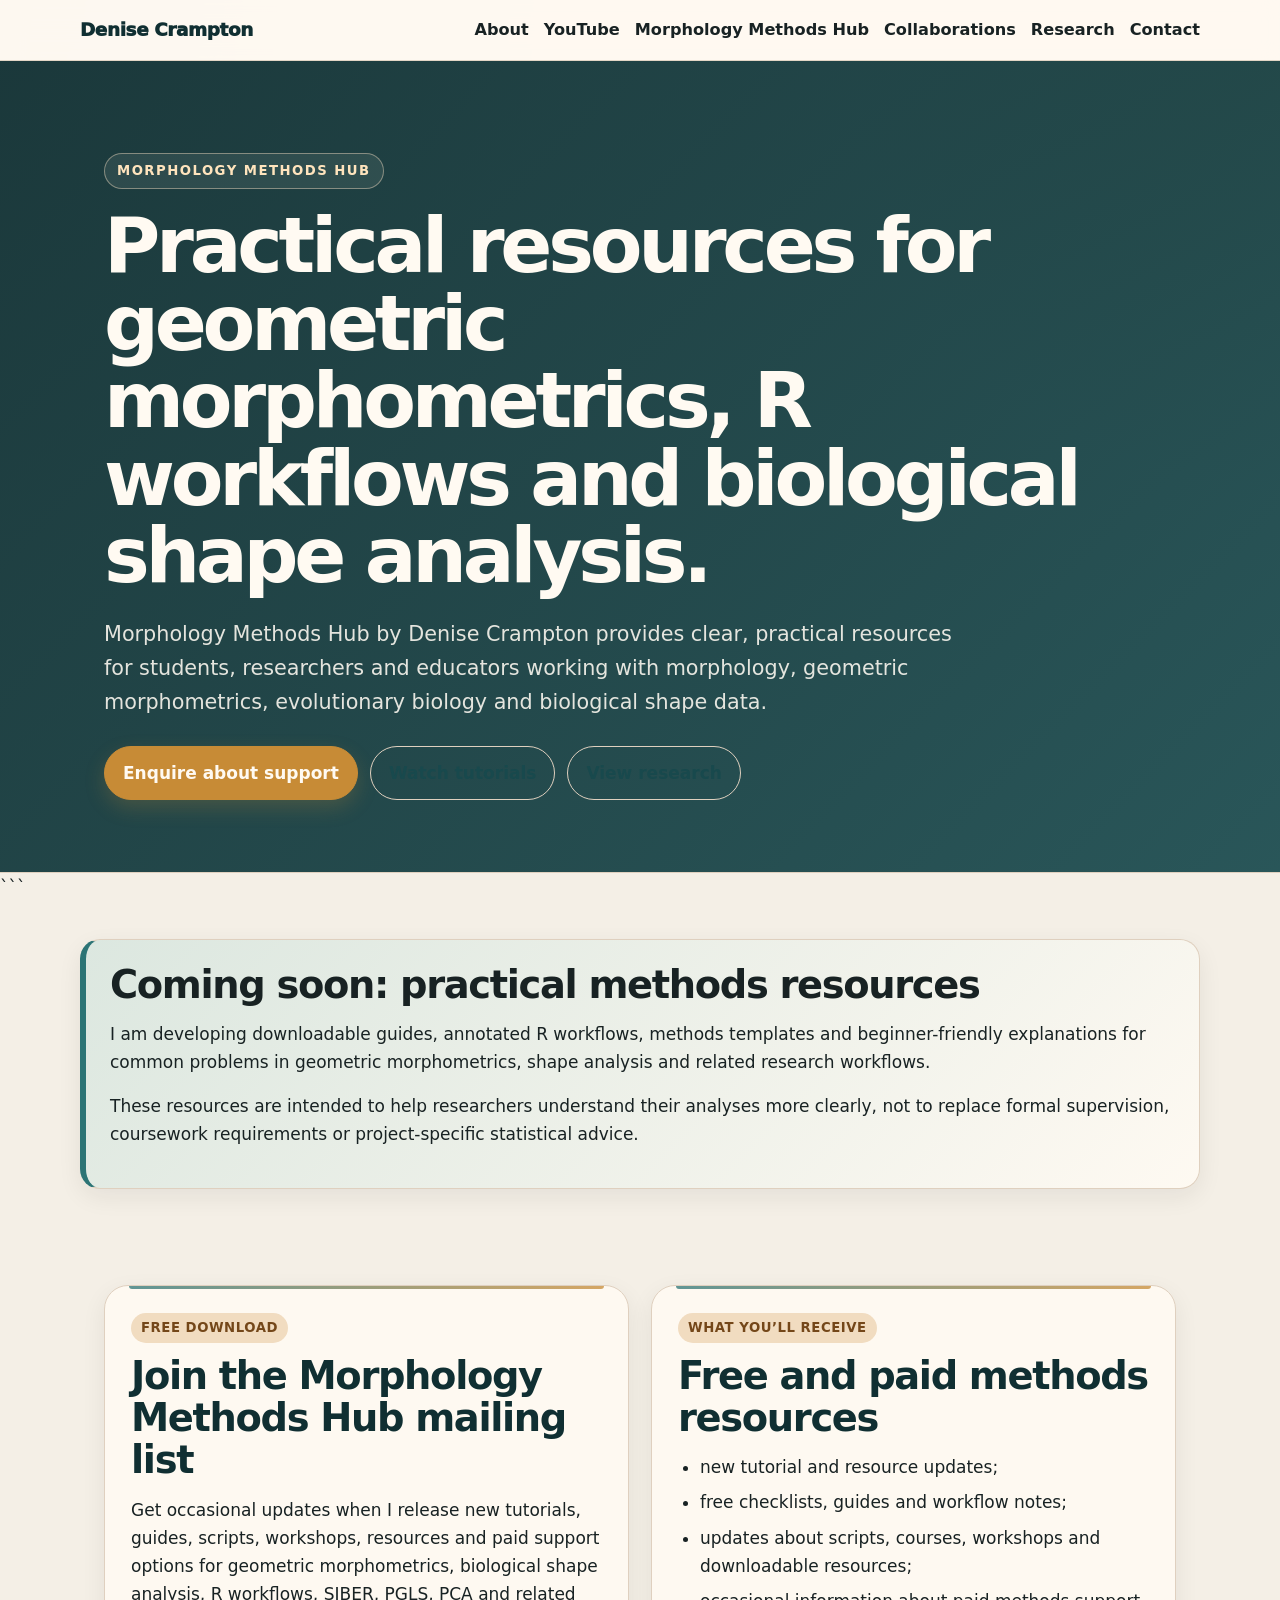
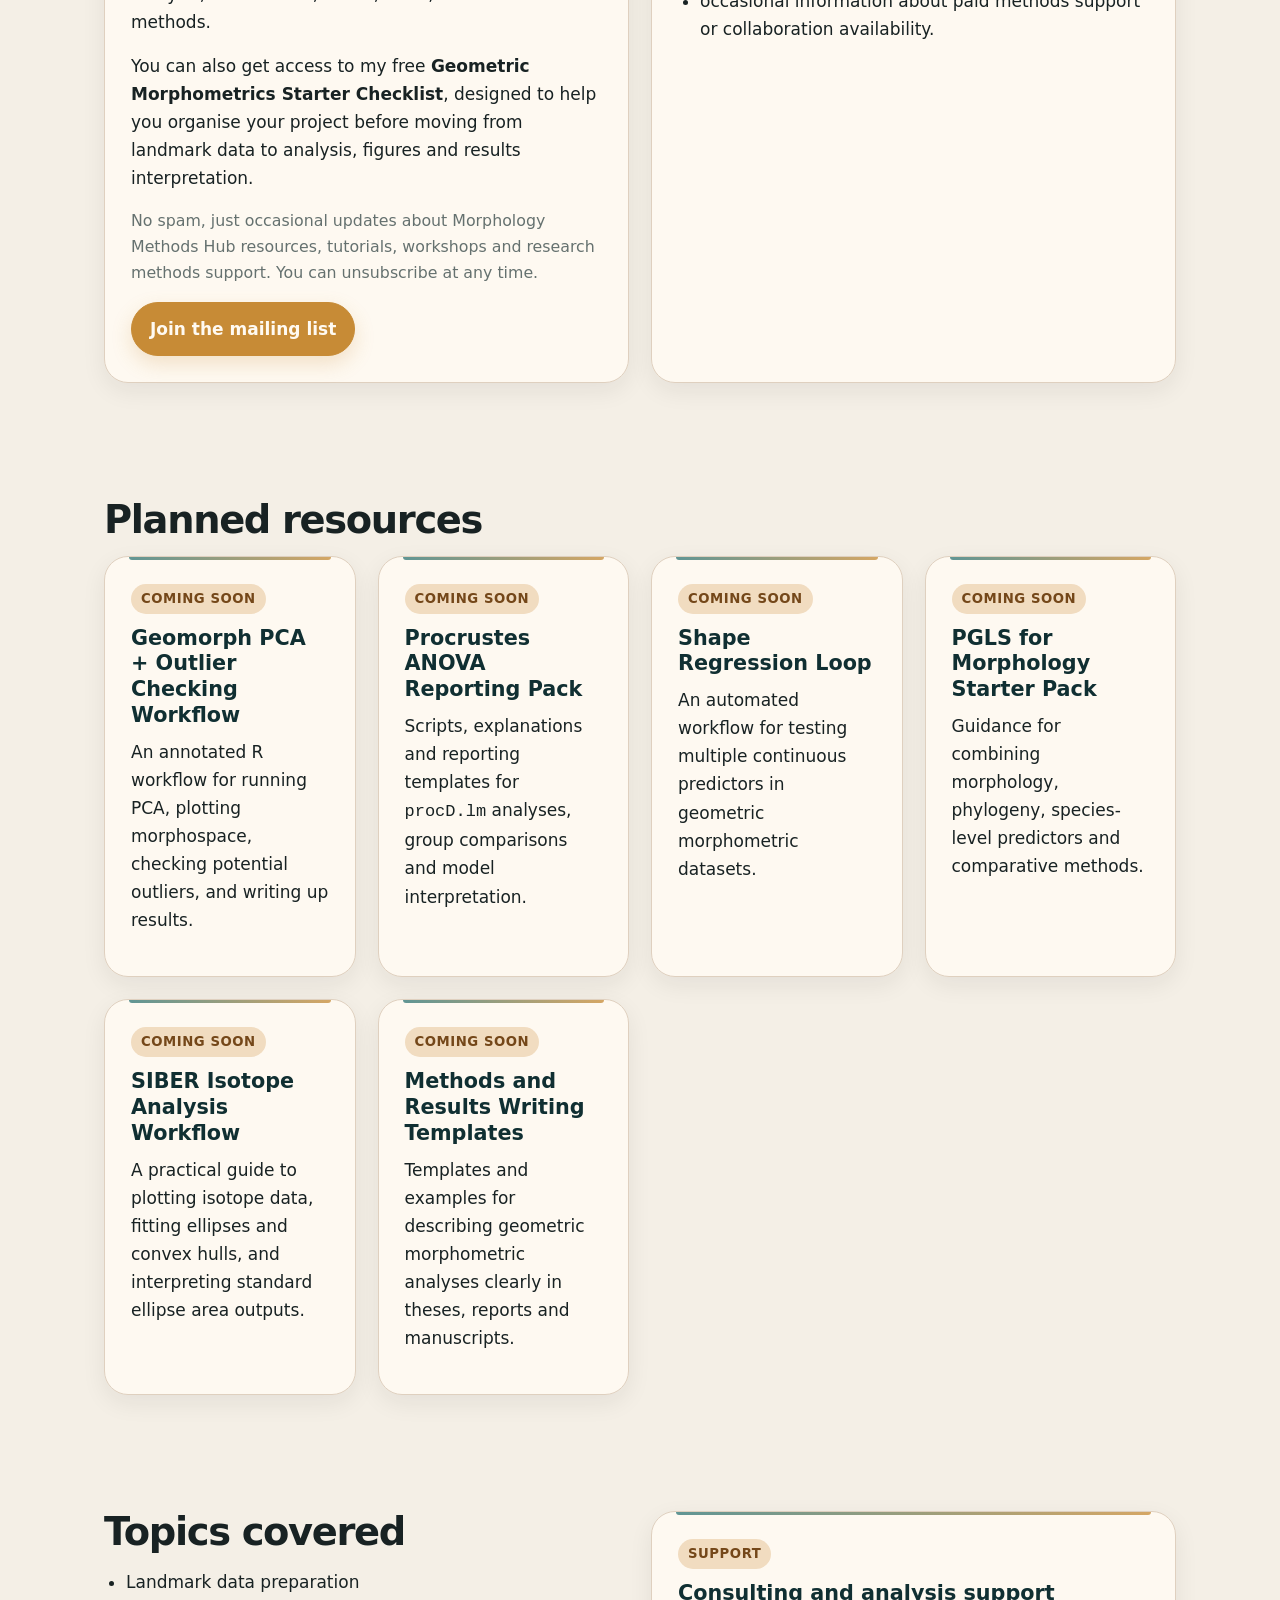
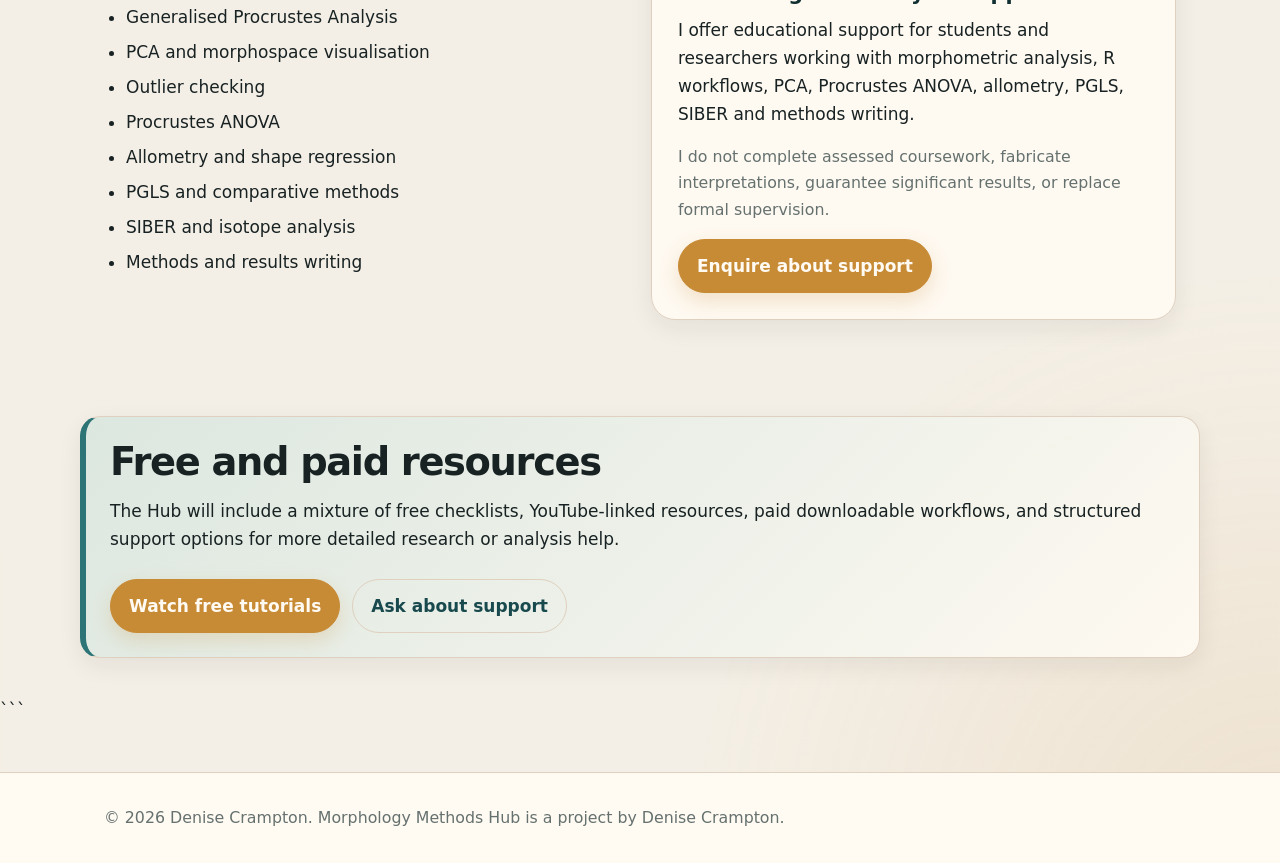
<file: methods.html>
<!doctype html>

<html lang="en-GB">
<head>
  <meta charset="utf-8">
  <meta name="viewport" content="width=device-width, initial-scale=1">
  <title>Morphology Methods Hub — Denise Crampton</title>
  <meta name="description" content="Practical resources for geometric morphometrics and biological shape analysis.">
  <link rel="stylesheet" href="assets/style.css">
</head>

<body>
  <a class="skip" href="#main">Skip to content</a>

  <nav>
    <div class="container nav-inner">
      <a class="brand" href="index.html">Denise Crampton</a>
      <div class="menu">
        <a href="about.html">About</a>
        <a href="youtube.html">YouTube</a>
        <a href="methods.html">Morphology Methods Hub</a>
        <a href="collaborations.html">Collaborations</a>
        <a href="publications.html">Research</a>
        <a href="contact.html">Contact</a>
      </div>
    </div>
  </nav>

  <main id="main">
    <section class="hero">
      <div class="container">
        <span class="kicker">Morphology Methods Hub</span>
        <h1>Practical resources for geometric morphometrics, R workflows and biological shape analysis.</h1>
        <p class="lead">
          Morphology Methods Hub by Denise Crampton provides clear, practical resources for students, researchers
          and educators working with morphology, geometric morphometrics, evolutionary biology and biological shape data.
        </p>
        <div class="buttons">
          <a class="btn" href="contact.html">Enquire about support</a>
          <a class="btn alt" href="youtube.html">Watch tutorials</a>
          <a class="btn alt" href="publications.html">View research</a>
        </div>
      </div>
    </section>

```
<section class="section tight">
  <div class="container note">
    <h2>Coming soon: practical methods resources</h2>
    <p>
      I am developing downloadable guides, annotated R workflows, methods templates and beginner-friendly
      explanations for common problems in geometric morphometrics, shape analysis and related research workflows.
    </p>
    <p>
      These resources are intended to help researchers understand their analyses more clearly, not to replace
      formal supervision, coursework requirements or project-specific statistical advice.
    </p>
  </div>
</section>

<section class="section">
  <div class="container grid two">
    <div class="card">
      <span class="badge">Free download</span>
      <h2>Join the Morphology Methods Hub mailing list</h2>
      <p>
        Get occasional updates when I release new tutorials, guides, scripts, workshops, resources and paid support
        options for geometric morphometrics, biological shape analysis, R workflows, SIBER, PGLS, PCA and related methods.
      </p>
      <p>
        You can also get access to my free <strong>Geometric Morphometrics Starter Checklist</strong>, designed to help
        you organise your project before moving from landmark data to analysis, figures and results interpretation.
      </p>
      <p class="small">
        No spam, just occasional updates about Morphology Methods Hub resources, tutorials, workshops and research
        methods support. You can unsubscribe at any time.
      </p>
      <a class="btn" href="https://tally.so/r/ODEYPk" target="_blank" rel="noopener">
        Join the mailing list
      </a>
    </div>

    <div class="card">
      <span class="badge">What you’ll receive</span>
      <h2>Free and paid methods resources</h2>
      <ul class="list">
        <li>new tutorial and resource updates;</li>
        <li>free checklists, guides and workflow notes;</li>
        <li>updates about scripts, courses, workshops and downloadable resources;</li>
        <li>occasional information about paid methods support or collaboration availability.</li>
      </ul>
    </div>
  </div>
</section>

<section class="section">
  <div class="container">
    <h2>Planned resources</h2>

    <div class="grid cards">
      <article class="card">
        <span class="badge">Coming soon</span>
        <h3>Geomorph PCA + Outlier Checking Workflow</h3>
        <p>
          An annotated R workflow for running PCA, plotting morphospace, checking potential outliers,
          and writing up results.
        </p>
      </article>

      <article class="card">
        <span class="badge">Coming soon</span>
        <h3>Procrustes ANOVA Reporting Pack</h3>
        <p>
          Scripts, explanations and reporting templates for <code>procD.lm</code> analyses, group comparisons
          and model interpretation.
        </p>
      </article>

      <article class="card">
        <span class="badge">Coming soon</span>
        <h3>Shape Regression Loop</h3>
        <p>
          An automated workflow for testing multiple continuous predictors in geometric morphometric datasets.
        </p>
      </article>

      <article class="card">
        <span class="badge">Coming soon</span>
        <h3>PGLS for Morphology Starter Pack</h3>
        <p>
          Guidance for combining morphology, phylogeny, species-level predictors and comparative methods.
        </p>
      </article>

      <article class="card">
        <span class="badge">Coming soon</span>
        <h3>SIBER Isotope Analysis Workflow</h3>
        <p>
          A practical guide to plotting isotope data, fitting ellipses and convex hulls, and interpreting
          standard ellipse area outputs.
        </p>
      </article>

      <article class="card">
        <span class="badge">Coming soon</span>
        <h3>Methods and Results Writing Templates</h3>
        <p>
          Templates and examples for describing geometric morphometric analyses clearly in theses, reports
          and manuscripts.
        </p>
      </article>
    </div>
  </div>
</section>

<section class="section">
  <div class="container grid two">
    <div>
      <h2>Topics covered</h2>
      <ul class="list">
        <li>Landmark data preparation</li>
        <li>Generalised Procrustes Analysis</li>
        <li>PCA and morphospace visualisation</li>
        <li>Outlier checking</li>
        <li>Procrustes ANOVA</li>
        <li>Allometry and shape regression</li>
        <li>PGLS and comparative methods</li>
        <li>SIBER and isotope analysis</li>
        <li>Methods and results writing</li>
      </ul>
    </div>

    <div class="card">
      <span class="badge">Support</span>
      <h3>Consulting and analysis support</h3>
      <p>
        I offer educational support for students and researchers working with morphometric analysis,
        R workflows, PCA, Procrustes ANOVA, allometry, PGLS, SIBER and methods writing.
      </p>
      <p class="small">
        I do not complete assessed coursework, fabricate interpretations, guarantee significant results,
        or replace formal supervision.
      </p>
      <a class="btn" href="contact.html">Enquire about support</a>
    </div>
  </div>
</section>

<section class="section tight">
  <div class="container note">
    <h2>Free and paid resources</h2>
    <p>
      The Hub will include a mixture of free checklists, YouTube-linked resources, paid downloadable workflows,
      and structured support options for more detailed research or analysis help.
    </p>
    <div class="buttons">
      <a class="btn" href="youtube.html">Watch free tutorials</a>
      <a class="btn alt" href="contact.html">Ask about support</a>
    </div>
  </div>
</section>
```

  </main>

  <footer class="footer">
    <div class="container small">© 2026 Denise Crampton. Morphology Methods Hub is a project by Denise Crampton.</div>
  </footer>
</body>
</html>
</file>
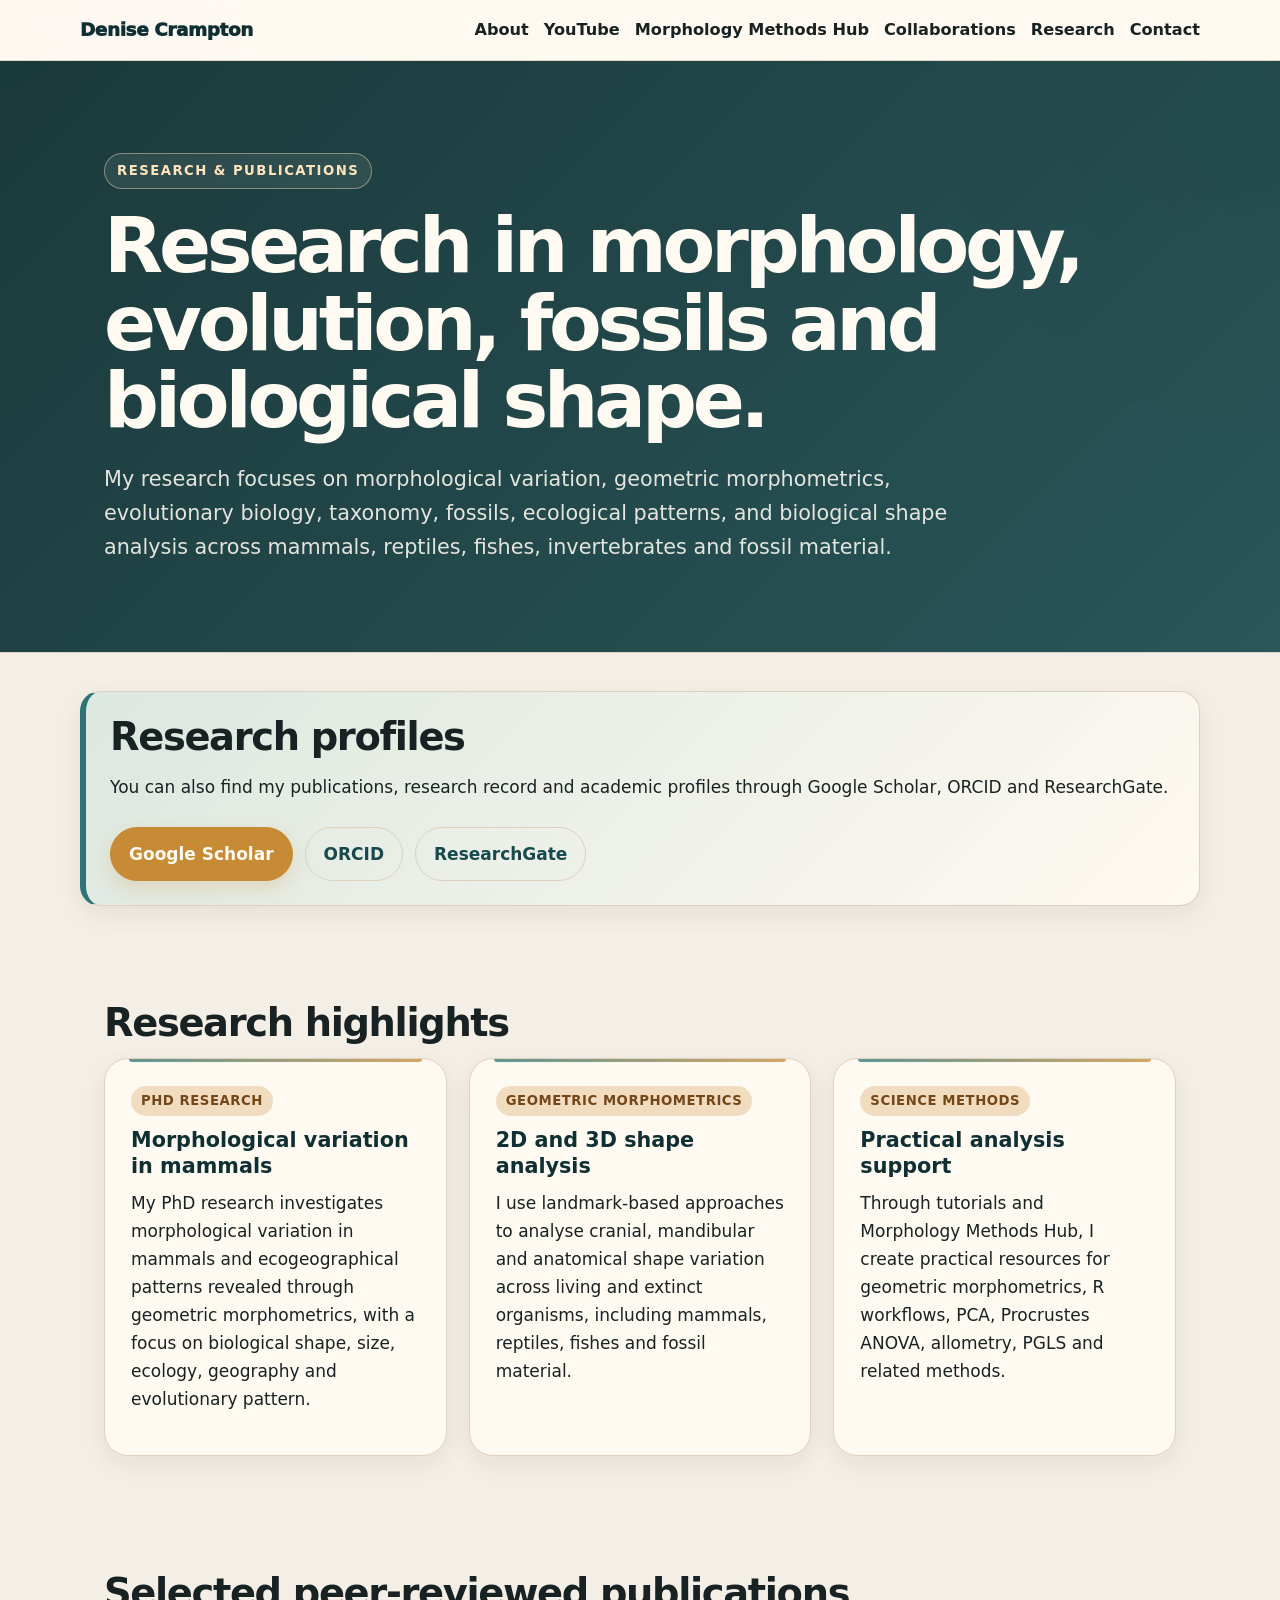
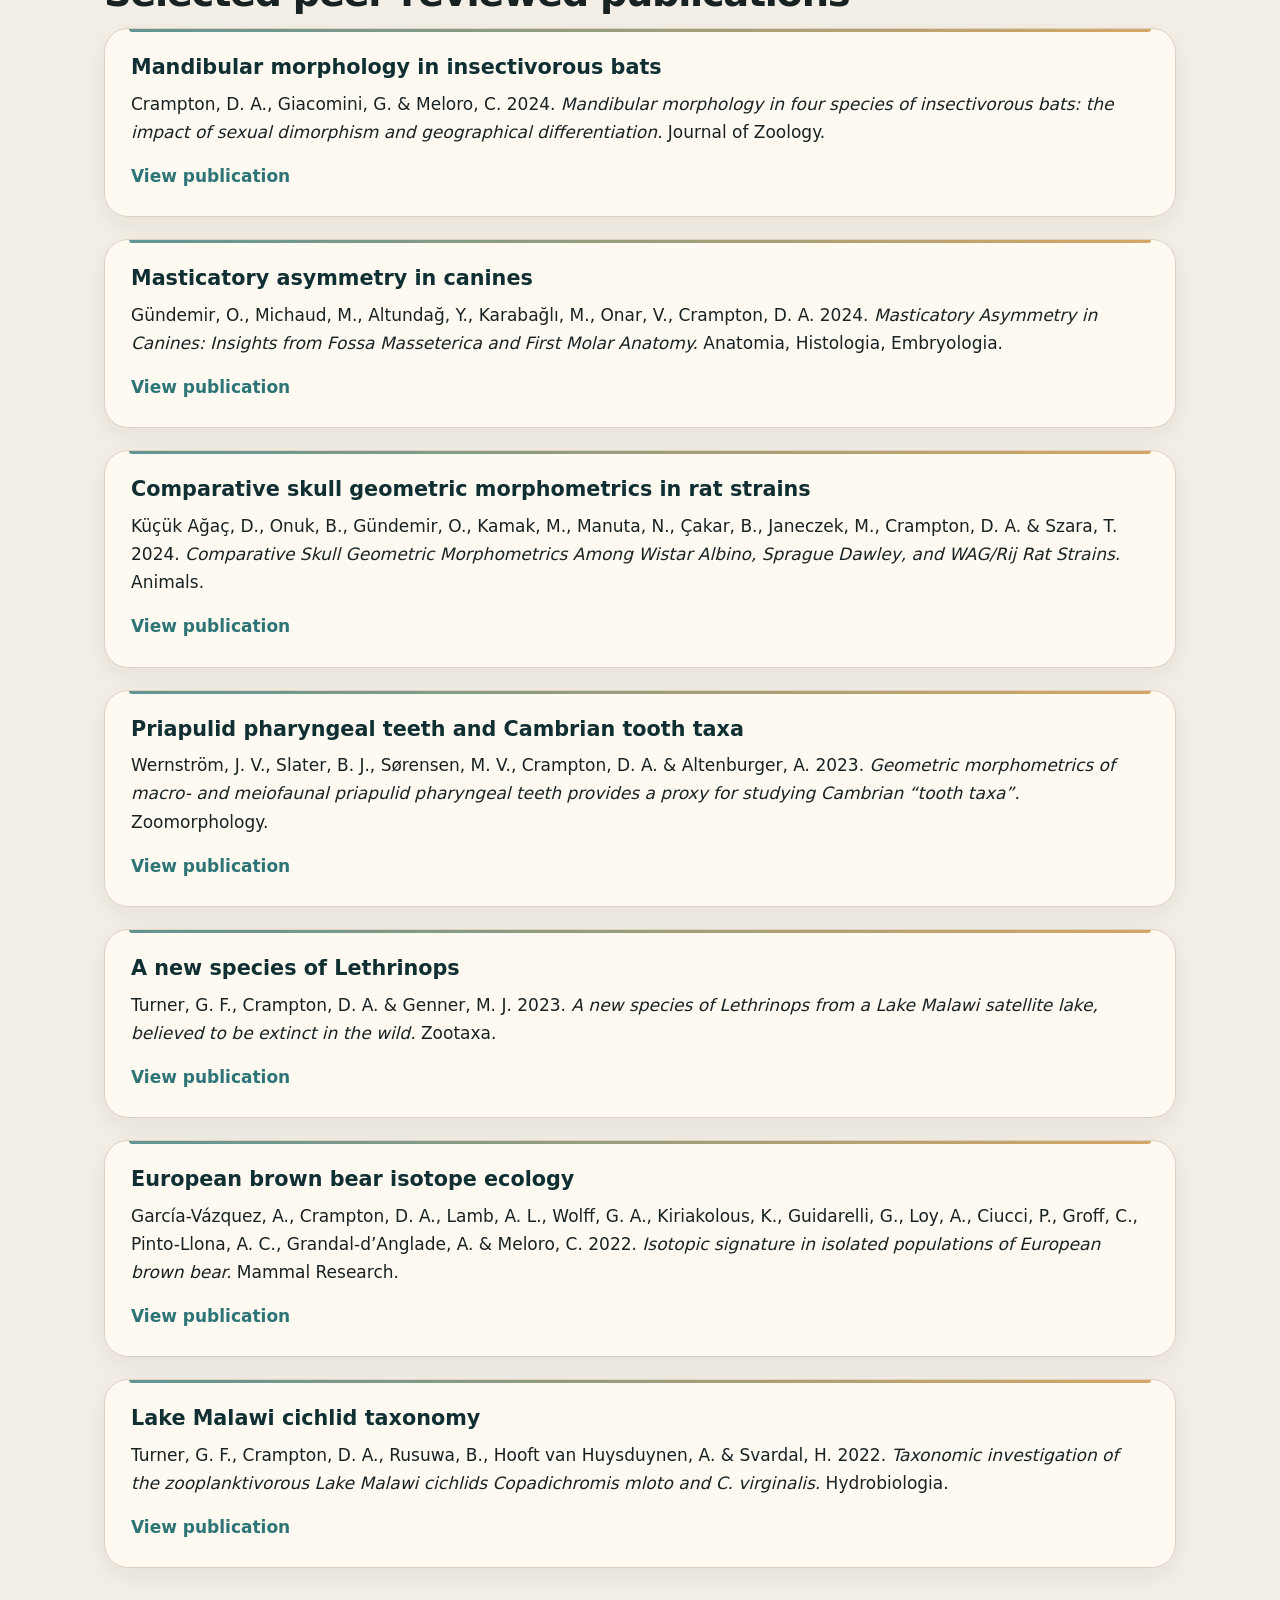
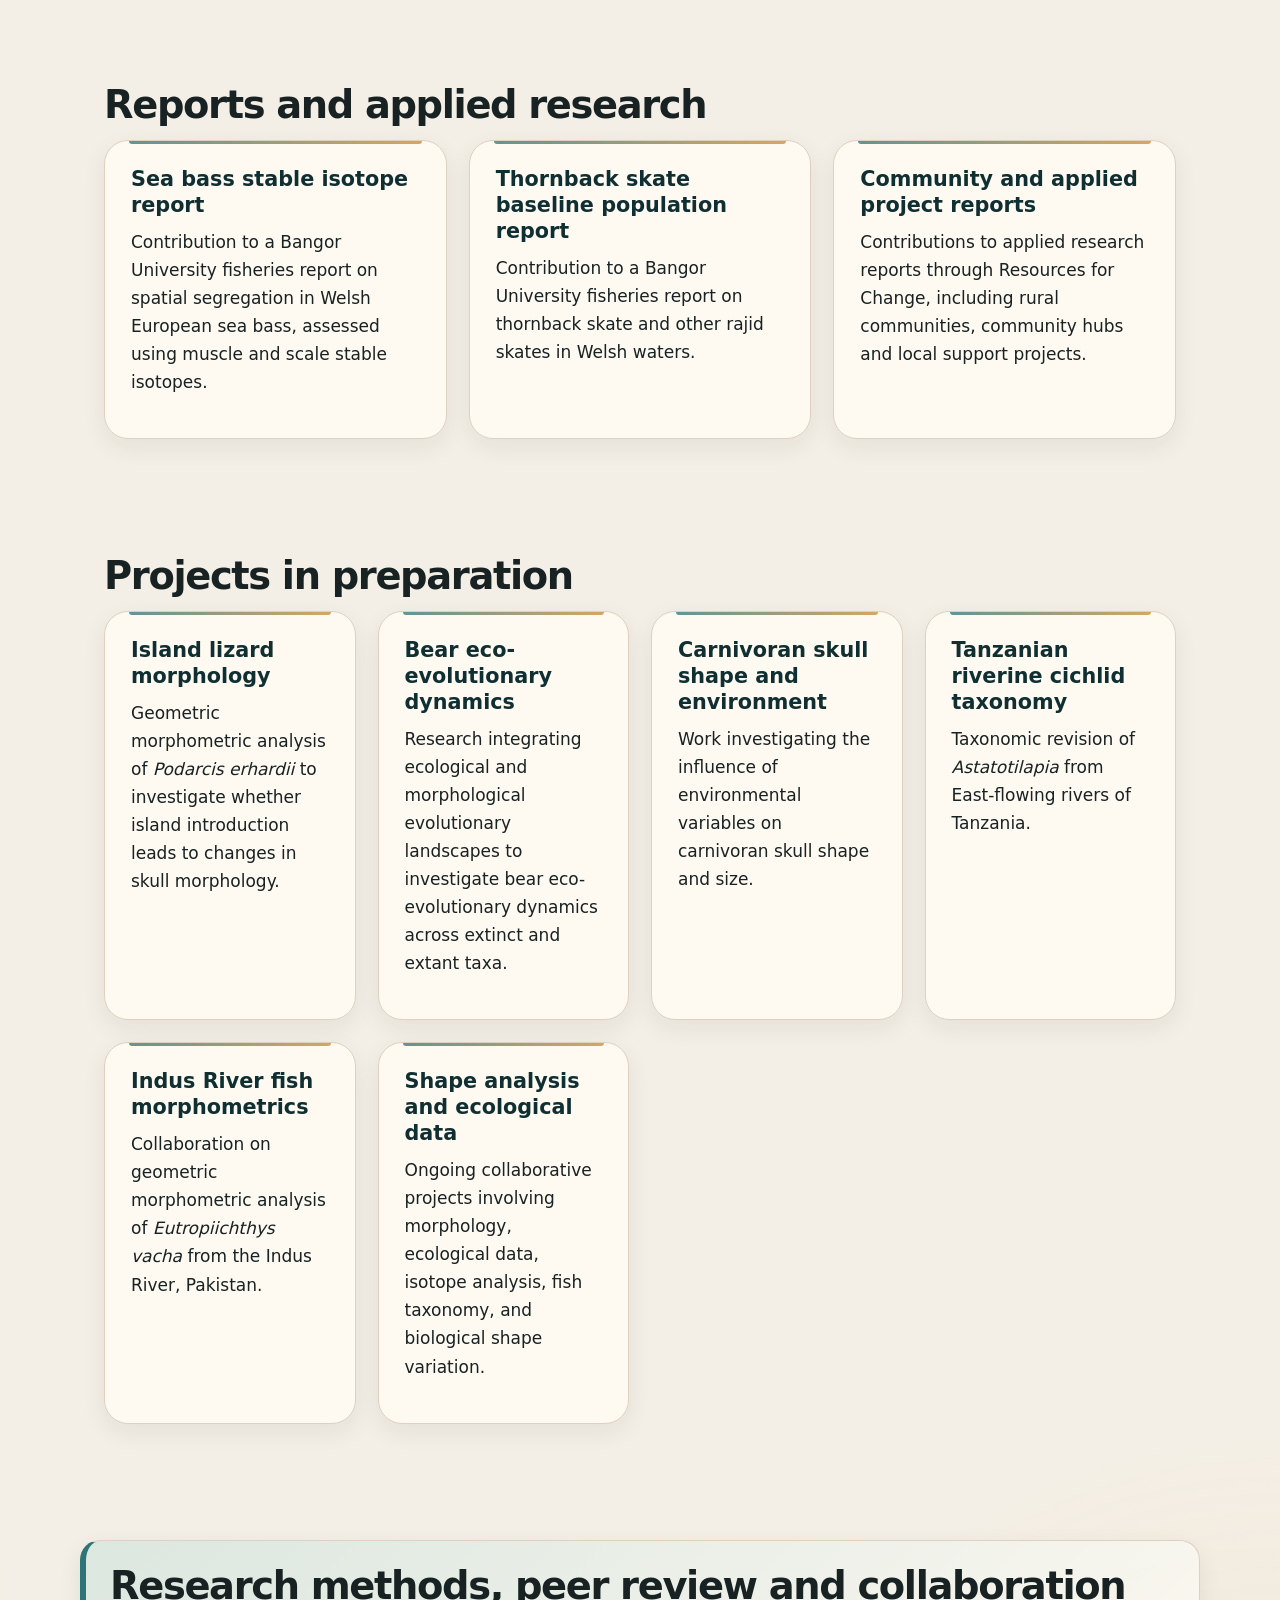
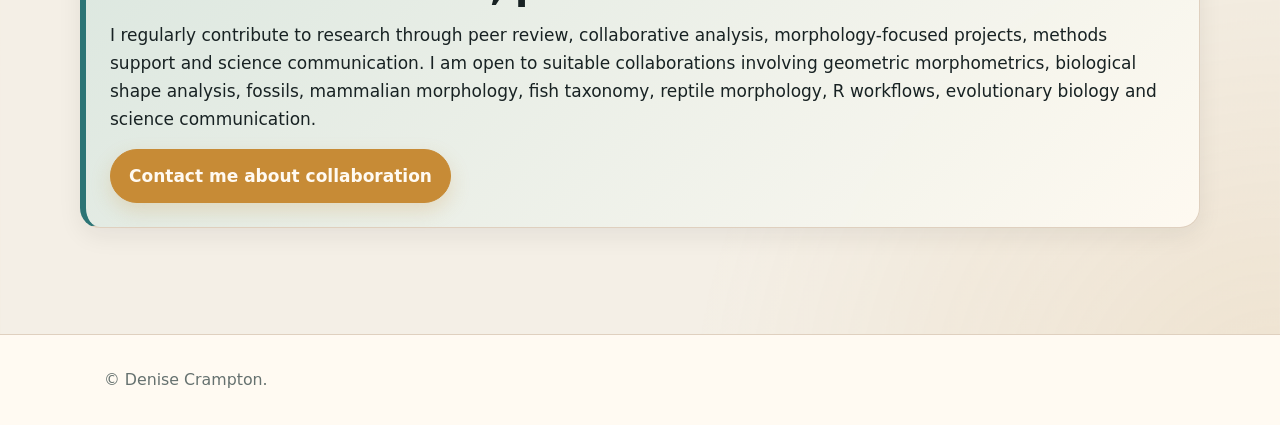
<file: publications.html>
<!doctype html>

<html lang="en-GB">
<head>
  <meta charset="utf-8">
  <meta name="viewport" content="width=device-width, initial-scale=1">
  <title>Research & Publications - Denise Crampton</title>
  <meta name="description" content="Research, publications, reports and projects by Denise Crampton.">
  <link rel="stylesheet" href="assets/style.css">
</head><body>
  <nav>
    <div class="container nav-inner">
      <a class="brand" href="index.html">Denise Crampton</a>
      <div class="menu">
        <a href="about.html">About</a>
        <a href="youtube.html">YouTube</a>
        <a href="methods.html">Morphology Methods Hub</a>
        <a href="collaborations.html">Collaborations</a>
        <a href="publications.html">Research</a>
        <a href="contact.html">Contact</a>
      </div>
    </div>
  </nav>  <main>
    <section class="hero">
      <div class="container">
        <span class="kicker">Research & Publications</span>
        <h1>Research in morphology, evolution, fossils and biological shape.</h1>
        <p class="lead">
          My research focuses on morphological variation, geometric morphometrics, evolutionary biology,
          taxonomy, fossils, ecological patterns, and biological shape analysis across mammals, reptiles,
          fishes, invertebrates and fossil material.
        </p>
      </div>
    </section><section class="section tight">
  <div class="container note">
    <h2>Research profiles</h2>
    <p>
      You can also find my publications, research record and academic profiles through Google Scholar,
      ORCID and ResearchGate.
    </p>
    <div class="buttons">
      <a class="btn" href="https://scholar.google.com/citations?user=ZzUWmcQAAAAJ&hl=en" target="_blank" rel="noopener">
        Google Scholar
      </a>
      <a class="btn alt" href="https://orcid.org/0000-0002-2877-5209" target="_blank" rel="noopener">
        ORCID
      </a>
      <a class="btn alt" href="https://www.researchgate.net/profile/Denise_Crampton" target="_blank" rel="noopener">
        ResearchGate
      </a>
    </div>
  </div>
</section>

<section class="section">
  <div class="container">
    <h2>Research highlights</h2>

    <div class="grid cards">
      <article class="card">
        <span class="badge">PhD research</span>
        <h3>Morphological variation in mammals</h3>
        <p>
          My PhD research investigates morphological variation in mammals and ecogeographical patterns
          revealed through geometric morphometrics, with a focus on biological shape, size, ecology,
          geography and evolutionary pattern.
        </p>
      </article>

      <article class="card">
        <span class="badge">Geometric morphometrics</span>
        <h3>2D and 3D shape analysis</h3>
        <p>
          I use landmark-based approaches to analyse cranial, mandibular and anatomical shape variation
          across living and extinct organisms, including mammals, reptiles, fishes and fossil material.
        </p>
      </article>

      <article class="card">
        <span class="badge">Science methods</span>
        <h3>Practical analysis support</h3>
        <p>
          Through tutorials and Morphology Methods Hub, I create practical resources for geometric
          morphometrics, R workflows, PCA, Procrustes ANOVA, allometry, PGLS and related methods.
        </p>
      </article>
    </div>
  </div>
</section>

<section class="section">
  <div class="container">
    <h2>Selected peer-reviewed publications</h2>

    <div class="grid">
      <article class="card">
        <h3>Mandibular morphology in insectivorous bats</h3>
        <p>
          Crampton, D. A., Giacomini, G. & Meloro, C. 2024.
          <em>Mandibular morphology in four species of insectivorous bats: the impact of sexual dimorphism and geographical differentiation.</em>
          Journal of Zoology.
        </p>
        <a href="https://doi.org/10.1111/jzo.13177" target="_blank" rel="noopener">View publication</a>
      </article>

      <article class="card">
        <h3>Masticatory asymmetry in canines</h3>
        <p>
          Gündemir, O., Michaud, M., Altundağ, Y., Karabağlı, M., Onar, V., Crampton, D. A. 2024.
          <em>Masticatory Asymmetry in Canines: Insights from Fossa Masseterica and First Molar Anatomy.</em>
          Anatomia, Histologia, Embryologia.
        </p>
        <a href="https://doi.org/10.1111/ahe.13050" target="_blank" rel="noopener">View publication</a>
      </article>

      <article class="card">
        <h3>Comparative skull geometric morphometrics in rat strains</h3>
        <p>
          Küçük Ağaç, D., Onuk, B., Gündemir, O., Kamak, M., Manuta, N., Çakar, B., Janeczek, M.,
          Crampton, D. A. & Szara, T. 2024.
          <em>Comparative Skull Geometric Morphometrics Among Wistar Albino, Sprague Dawley, and WAG/Rij Rat Strains.</em>
          Animals.
        </p>
        <a href="https://doi.org/10.3390/ani14091274" target="_blank" rel="noopener">View publication</a>
      </article>

      <article class="card">
        <h3>Priapulid pharyngeal teeth and Cambrian tooth taxa</h3>
        <p>
          Wernström, J. V., Slater, B. J., Sørensen, M. V., Crampton, D. A. & Altenburger, A. 2023.
          <em>Geometric morphometrics of macro- and meiofaunal priapulid pharyngeal teeth provides a proxy for studying Cambrian “tooth taxa”.</em>
          Zoomorphology.
        </p>
        <a href="https://doi.org/10.1007/s00435-023-00617-4" target="_blank" rel="noopener">View publication</a>
      </article>

      <article class="card">
        <h3>A new species of Lethrinops</h3>
        <p>
          Turner, G. F., Crampton, D. A. & Genner, M. J. 2023.
          <em>A new species of Lethrinops from a Lake Malawi satellite lake, believed to be extinct in the wild.</em>
          Zootaxa.
        </p>
        <a href="https://doi.org/10.11646/zootaxa.5318.4.5" target="_blank" rel="noopener">View publication</a>
      </article>

      <article class="card">
        <h3>European brown bear isotope ecology</h3>
        <p>
          García-Vázquez, A., Crampton, D. A., Lamb, A. L., Wolff, G. A., Kiriakolous, K., Guidarelli, G.,
          Loy, A., Ciucci, P., Groff, C., Pinto-Llona, A. C., Grandal-d’Anglade, A. & Meloro, C. 2022.
          <em>Isotopic signature in isolated populations of European brown bear.</em>
          Mammal Research.
        </p>
        <a href="https://doi.org/10.1007/s13364-022-00654-2" target="_blank" rel="noopener">View publication</a>
      </article>

      <article class="card">
        <h3>Lake Malawi cichlid taxonomy</h3>
        <p>
          Turner, G. F., Crampton, D. A., Rusuwa, B., Hooft van Huysduynen, A. & Svardal, H. 2022.
          <em>Taxonomic investigation of the zooplanktivorous Lake Malawi cichlids Copadichromis mloto and C. virginalis.</em>
          Hydrobiologia.
        </p>
        <a href="https://doi.org/10.1007/s10750-022-05025-1" target="_blank" rel="noopener">View publication</a>
      </article>
    </div>
  </div>
</section>

<section class="section">
  <div class="container">
    <h2>Reports and applied research</h2>

    <div class="grid cards">
      <article class="card">
        <h3>Sea bass stable isotope report</h3>
        <p>
          Contribution to a Bangor University fisheries report on spatial segregation in Welsh European sea bass,
          assessed using muscle and scale stable isotopes.
        </p>
      </article>

      <article class="card">
        <h3>Thornback skate baseline population report</h3>
        <p>
          Contribution to a Bangor University fisheries report on thornback skate and other rajid skates in Welsh waters.
        </p>
      </article>

      <article class="card">
        <h3>Community and applied project reports</h3>
        <p>
          Contributions to applied research reports through Resources for Change, including rural communities,
          community hubs and local support projects.
        </p>
      </article>
    </div>
  </div>
</section>

<section class="section">
  <div class="container">
    <h2>Projects in preparation</h2>

    <div class="grid cards">
      <article class="card">
        <h3>Island lizard morphology</h3>
        <p>
          Geometric morphometric analysis of <em>Podarcis erhardii</em> to investigate whether island introduction
          leads to changes in skull morphology.
        </p>
      </article>

      <article class="card">
        <h3>Bear eco-evolutionary dynamics</h3>
        <p>
          Research integrating ecological and morphological evolutionary landscapes to investigate bear
          eco-evolutionary dynamics across extinct and extant taxa.
        </p>
      </article>

      <article class="card">
        <h3>Carnivoran skull shape and environment</h3>
        <p>
          Work investigating the influence of environmental variables on carnivoran skull shape and size.
        </p>
      </article>

      <article class="card">
        <h3>Tanzanian riverine cichlid taxonomy</h3>
        <p>
          Taxonomic revision of <em>Astatotilapia</em> from East-flowing rivers of Tanzania.
        </p>
      </article>

      <article class="card">
        <h3>Indus River fish morphometrics</h3>
        <p>
          Collaboration on geometric morphometric analysis of <em>Eutropiichthys vacha</em> from the Indus River, Pakistan.
        </p>
      </article>

      <article class="card">
        <h3>Shape analysis and ecological data</h3>
        <p>
          Ongoing collaborative projects involving morphology, ecological data, isotope analysis, fish taxonomy,
          and biological shape variation.
        </p>
      </article>
    </div>
  </div>
</section>

<section class="section">
  <div class="container note">
    <h2>Research methods, peer review and collaboration</h2>
    <p>
      I regularly contribute to research through peer review, collaborative analysis, morphology-focused projects,
      methods support and science communication. I am open to suitable collaborations involving geometric morphometrics,
      biological shape analysis, fossils, mammalian morphology, fish taxonomy, reptile morphology, R workflows,
      evolutionary biology and science communication.
    </p>
    <a class="btn" href="contact.html">Contact me about collaboration</a>
  </div>
</section>

  </main>  <footer class="footer">
    <div class="container small">© Denise Crampton.</div>
  </footer>
</body>
</html>
</file>
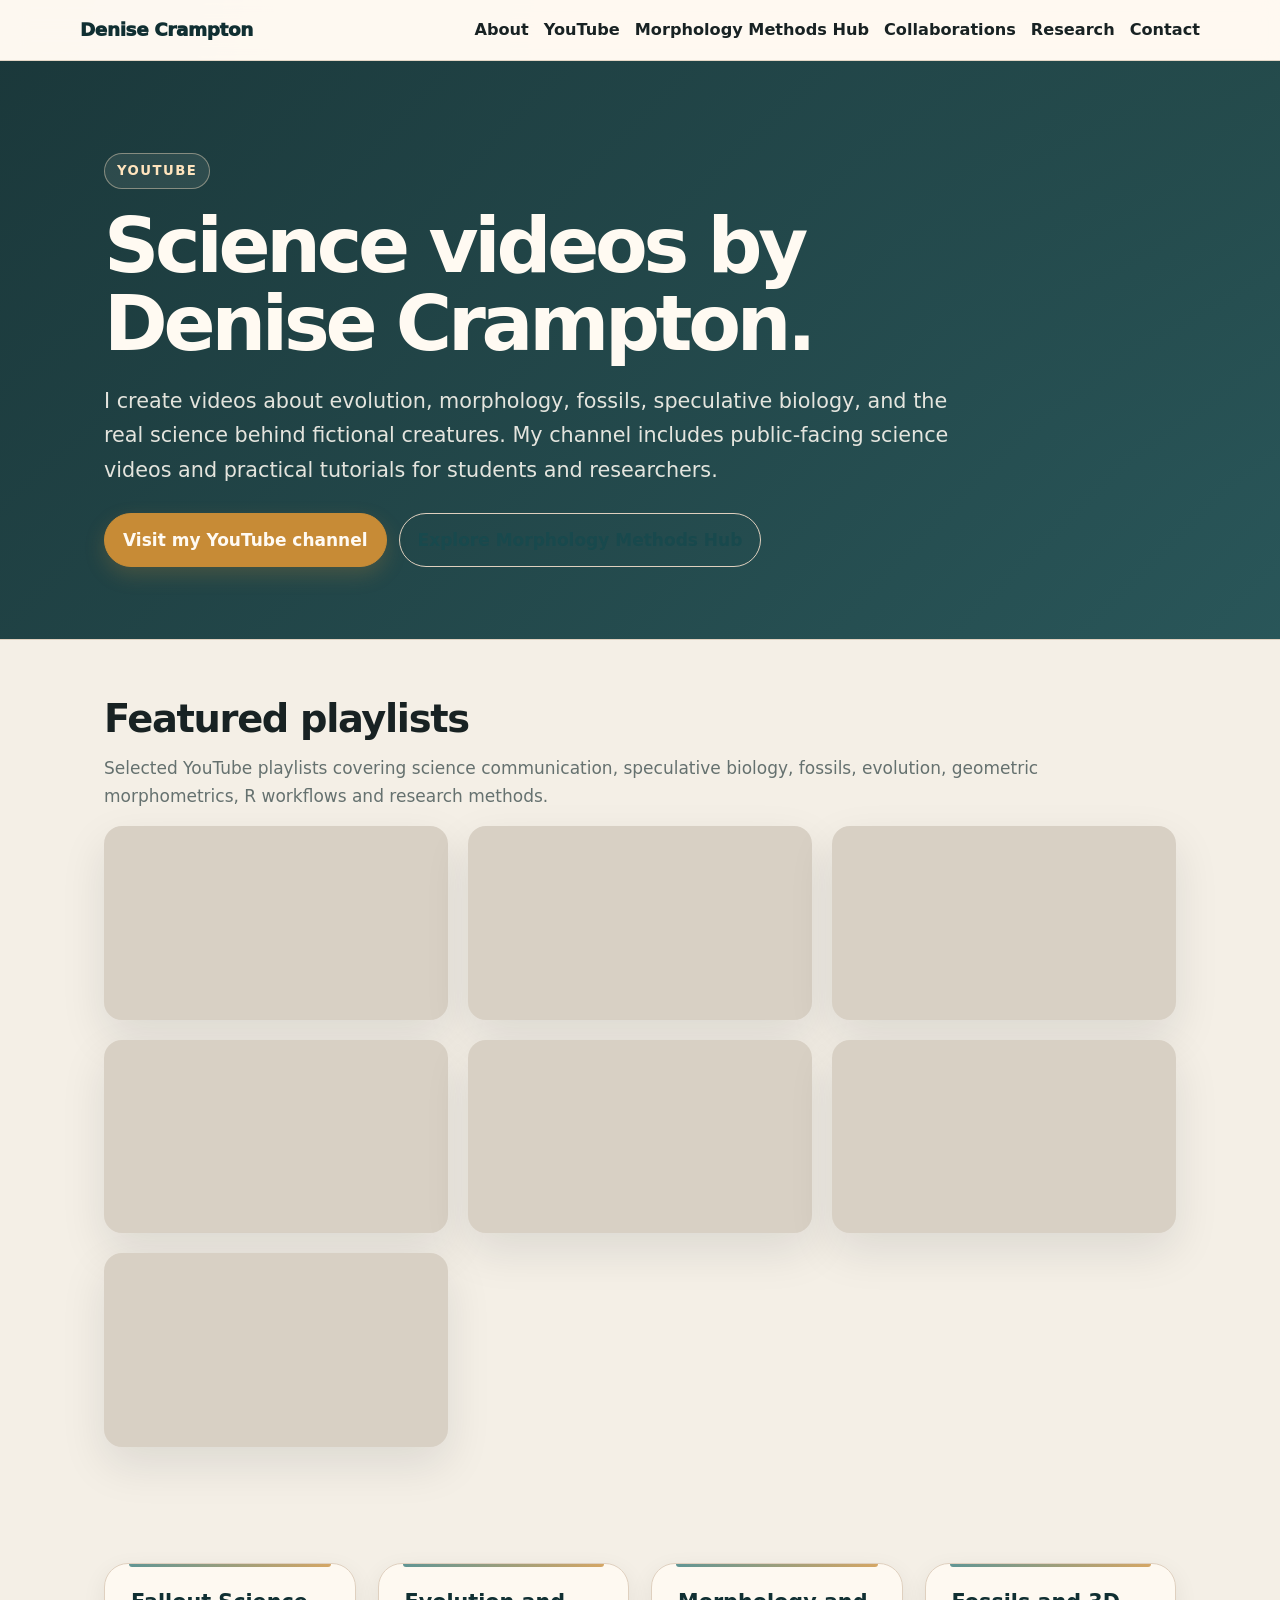
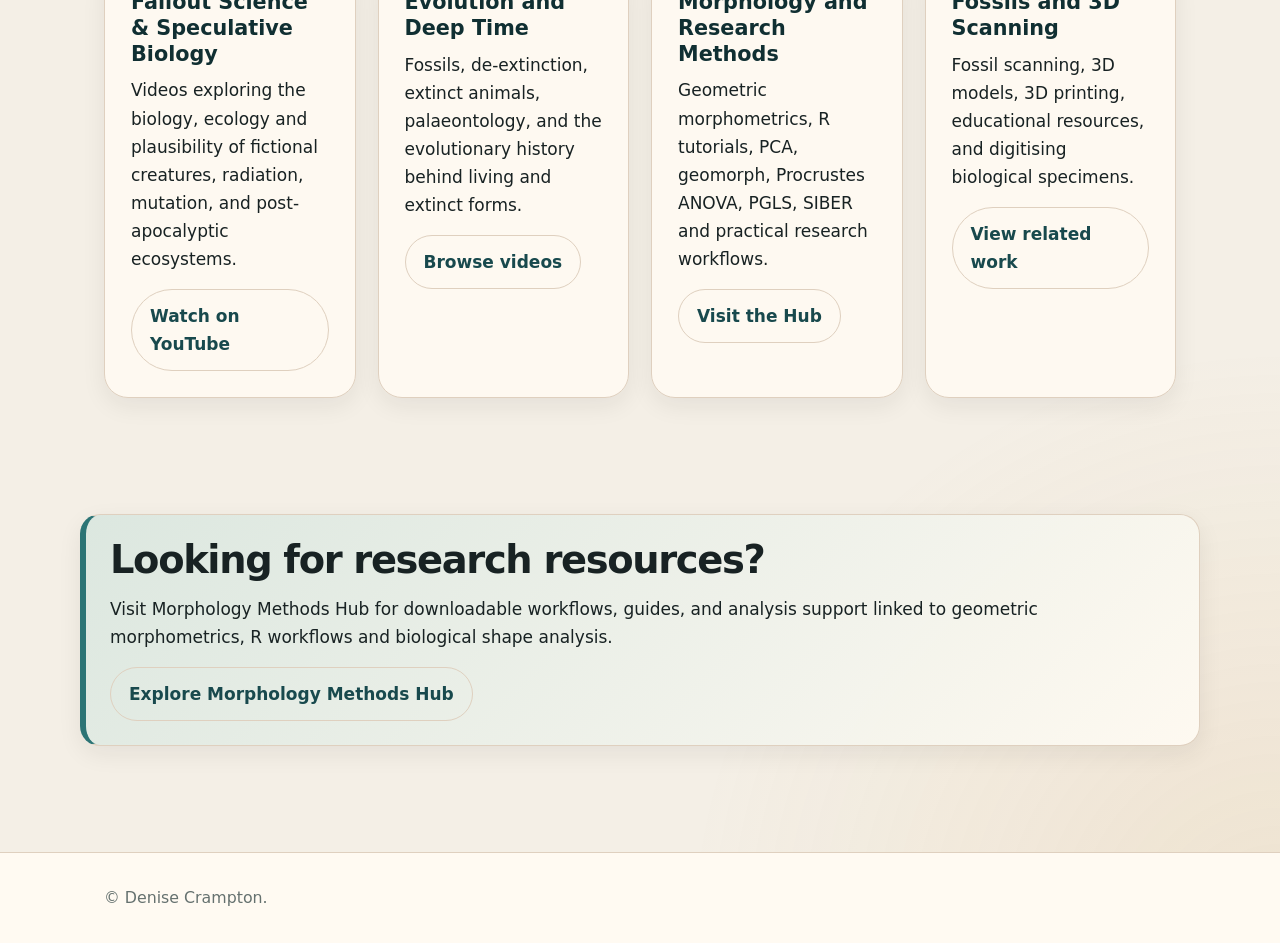
<file: youtube.html>
<!doctype html>

<html lang="en-GB">
<head>
  <meta charset="utf-8">
  <meta name="viewport" content="width=device-width, initial-scale=1">
  <title>YouTube — Denise Crampton</title>
  <meta name="description" content="Science videos by Denise Crampton.">
  <link rel="stylesheet" href="assets/style.css">
</head><body>
  <nav>
    <div class="container nav-inner">
      <a class="brand" href="index.html">Denise Crampton</a>
      <div class="menu">
        <a href="about.html">About</a>
        <a href="youtube.html">YouTube</a>
        <a href="methods.html">Morphology Methods Hub</a>
        <a href="collaborations.html">Collaborations</a>
        <a href="publications.html">Research</a>
        <a href="contact.html">Contact</a>
      </div>
    </div>
  </nav>  <main>
    <section class="hero">
      <div class="container">
        <span class="kicker">YouTube</span>
        <h1>Science videos by Denise Crampton.</h1>
        <p class="lead">
          I create videos about evolution, morphology, fossils, speculative biology, and the real science behind fictional creatures.
          My channel includes public-facing science videos and practical tutorials for students and researchers.
        </p>
        <div class="buttons">
          <a class="btn" href="https://www.youtube.com/c/DeniseCramptonTutorials" target="_blank" rel="noopener">
            Visit my YouTube channel
          </a>
          <a class="btn alt" href="methods.html">
            Explore Morphology Methods Hub
          </a>
        </div>
      </div>
    </section><section class="section">
  <div class="container">
    <h2>Featured playlists</h2>
    <p class="muted">
      Selected YouTube playlists covering science communication, speculative biology, fossils, evolution,
      geometric morphometrics, R workflows and research methods.
    </p>

    <div class="video-grid">
      <iframe
        class="video"
        src="https://www.youtube.com/embed/videoseries?list=PLArEOEE-THY6Aw5e_zb0bEIAfKSPfHypW"
        title="YouTube playlist by Denise Crampton"
        allowfullscreen>
      </iframe>

      <iframe
        class="video"
        src="https://www.youtube.com/embed/videoseries?list=PLArEOEE-THY6vmzYfQn-O6_iRuOI71spj"
        title="YouTube playlist by Denise Crampton"
        allowfullscreen>
      </iframe>

      <iframe
        class="video"
        src="https://www.youtube.com/embed/videoseries?list=PLArEOEE-THY730W8Z7Q3YvCYBR4YGZmD3"
        title="YouTube playlist by Denise Crampton"
        allowfullscreen>
      </iframe>

      <iframe
        class="video"
        src="https://www.youtube.com/embed/videoseries?list=PLArEOEE-THY4GSpBCuqi-jiw-XBRm7ef-"
        title="YouTube playlist by Denise Crampton"
        allowfullscreen>
      </iframe>

      <iframe
        class="video"
        src="https://www.youtube.com/embed/videoseries?list=PLArEOEE-THY5LoIUQfLraBxkWyP3IuLn6"
        title="YouTube playlist by Denise Crampton"
        allowfullscreen>
      </iframe>

      <iframe
        class="video"
        src="https://www.youtube.com/embed/videoseries?list=PLArEOEE-THY7XOFrtKDEF5BK4vDnSC4f3"
        title="YouTube playlist by Denise Crampton"
        allowfullscreen>
      </iframe>

      <iframe
        class="video"
        src="https://www.youtube.com/embed/videoseries?list=PLArEOEE-THY54ctx-MzQT3WNnz9gpcBGG"
        title="YouTube playlist by Denise Crampton"
        allowfullscreen>
      </iframe>
    </div>
  </div>
</section>

<section class="section">
  <div class="container grid cards">
    <article class="card">
      <h3>Fallout Science & Speculative Biology</h3>
      <p>
        Videos exploring the biology, ecology and plausibility of fictional creatures, radiation, mutation,
        and post-apocalyptic ecosystems.
      </p>
      <a class="btn alt" href="https://www.youtube.com/c/DeniseCramptonTutorials" target="_blank" rel="noopener">
        Watch on YouTube
      </a>
    </article>

    <article class="card">
      <h3>Evolution and Deep Time</h3>
      <p>
        Fossils, de-extinction, extinct animals, palaeontology, and the evolutionary history behind living
        and extinct forms.
      </p>
      <a class="btn alt" href="https://www.youtube.com/c/DeniseCramptonTutorials" target="_blank" rel="noopener">
        Browse videos
      </a>
    </article>

    <article class="card">
      <h3>Morphology and Research Methods</h3>
      <p>
        Geometric morphometrics, R tutorials, PCA, geomorph, Procrustes ANOVA, PGLS, SIBER and practical
        research workflows.
      </p>
      <a class="btn alt" href="methods.html">
        Visit the Hub
      </a>
    </article>

    <article class="card">
      <h3>Fossils and 3D Scanning</h3>
      <p>
        Fossil scanning, 3D models, 3D printing, educational resources, and digitising biological specimens.
      </p>
      <a class="btn alt" href="collaborations.html">
        View related work
      </a>
    </article>
  </div>
</section>

<section class="section">
  <div class="container note">
    <h2>Looking for research resources?</h2>
    <p>
      Visit Morphology Methods Hub for downloadable workflows, guides, and analysis support linked to geometric morphometrics,
      R workflows and biological shape analysis.
    </p>
    <a class="btn alt" href="methods.html">Explore Morphology Methods Hub</a>
  </div>
</section>

  </main>  <footer class="footer">
    <div class="container small">© Denise Crampton.</div>
  </footer>
</body>
</html>
</file>
<file: assets/style.css>
:root{
--bg:#f4efe6;
--paper:#fffaf2;
--paper-2:#f9f1e5;
--ink:#182223;
--muted:#65716f;

--deep:#102f32;
--deep-2:#18494d;
--teal:#2c7475;
--sage:#dbe7df;

--gold:#c78b36;
--gold-soft:#f1dcc0;
--clay:#8b5140;

--border:#dfd0bf;
--shadow:0 18px 45px rgba(24,34,35,.10);
--soft-shadow:0 8px 24px rgba(24,34,35,.07);
}

*{
box-sizing:border-box;
}

html,body{
margin:0;
padding:0;
background:
radial-gradient(circle at top left, rgba(44,116,117,.11), transparent 32rem),
radial-gradient(circle at bottom right, rgba(199,139,54,.13), transparent 35rem),
var(--bg);
color:var(--ink);
font-family:Inter, system-ui, -apple-system, BlinkMacSystemFont, "Segoe UI", Roboto, Helvetica, Arial, sans-serif;
line-height:1.65;
font-size:17px;
}

a{
color:var(--teal);
text-decoration:none;
font-weight:700;
}

a:hover{
color:var(--deep-2);
text-decoration:underline;
}

.container{
max-width:1120px;
margin:0 auto;
padding:0 24px;
}

.skip{
position:absolute;
left:-999px;
top:auto;
width:1px;
height:1px;
overflow:hidden;
}

.skip:focus{
position:static;
width:auto;
height:auto;
padding:8px;
background:#fff;
}

/* Navigation */

nav{
position:sticky;
top:0;
z-index:10;
background:rgba(255,250,242,.92);
border-bottom:1px solid rgba(223,208,191,.85);
backdrop-filter:blur(12px);
}

.nav-inner{
display:flex;
justify-content:space-between;
align-items:center;
gap:24px;
padding:15px 0;
}

.brand{
color:var(--deep);
font-weight:950;
letter-spacing:-.02em;
font-size:1.08rem;
}

.menu{
display:flex;
flex-wrap:wrap;
gap:15px;
font-size:.95rem;
}

.menu a{
color:var(--ink);
font-weight:750;
}

.menu a:hover{
color:var(--teal);
text-decoration:none;
}

/* Hero */

.hero{
position:relative;
overflow:hidden;
padding:92px 0 72px;
background:
linear-gradient(135deg, rgba(16,47,50,.95), rgba(24,73,77,.92)),
radial-gradient(circle at top right, rgba(199,139,54,.35), transparent 25rem);
color:#fffaf2;
border-bottom:1px solid var(--border);
}

.hero::after{
content:"";
position:absolute;
inset:auto -10% -55% -10%;
height:260px;
background:radial-gradient(ellipse at center, rgba(199,139,54,.22), transparent 70%);
pointer-events:none;
}

.hero .container{
position:relative;
z-index:1;
}

.kicker{
display:inline-block;
margin-bottom:18px;
padding:6px 12px;
border:1px solid rgba(241,220,192,.45);
border-radius:999px;
color:#ffe4bd;
background:rgba(255,250,242,.08);
font-size:.78rem;
font-weight:900;
text-transform:uppercase;
letter-spacing:.11em;
}

h1{
max-width:990px;
margin:0 0 22px;
font-size:clamp(2.45rem,6vw,5.1rem);
line-height:1.01;
letter-spacing:-.055em;
}

h2{
margin:0 0 14px;
font-size:clamp(1.75rem,3vw,2.75rem);
line-height:1.1;
letter-spacing:-.035em;
}

h3{
margin:0 0 9px;
font-size:1.22rem;
line-height:1.25;
}

p{
margin:0 0 16px;
}

.lead{
max-width:850px;
font-size:1.22rem;
color:#303b3a;
}

.hero .lead,
.hero p{
color:rgba(255,250,242,.88);
}

.muted{
color:var(--muted);
}

/* Buttons */

.buttons{
display:flex;
flex-wrap:wrap;
gap:12px;
margin-top:26px;
}

.btn{
display:inline-block;
padding:12px 18px;
border-radius:999px;
border:1px solid var(--gold);
color:#fffaf2;
background:var(--gold);
font-weight:900;
box-shadow:0 8px 20px rgba(199,139,54,.22);
}

.btn:hover{
color:#fffaf2;
background:#a96f24;
border-color:#a96f24;
text-decoration:none;
}

.btn.alt{
color:#fffaf2;
background:rgba(255,250,242,.10);
border-color:rgba(255,250,242,.35);
box-shadow:none;
}

.btn.alt:hover{
color:var(--deep);
background:#fffaf2;
border-color:#fffaf2;
}

/* Buttons outside hero */

main .btn.alt,
.footer .btn.alt{
color:var(--deep-2);
background:transparent;
border-color:var(--border);
}

main .btn.alt:hover,
.footer .btn.alt:hover{
background:var(--sage);
color:var(--deep);
}

/* Sections */

.section{
padding:58px 0;
}

.section.tight{
padding:38px 0;
}

.grid{
display:grid;
gap:22px;
}

.cards{
grid-template-columns:repeat(auto-fit,minmax(250px,1fr));
}

.two{
grid-template-columns:repeat(auto-fit,minmax(320px,1fr));
}

/* Cards */

.card{
position:relative;
background:rgba(255,250,242,.92);
border:1px solid var(--border);
border-radius:24px;
padding:26px;
box-shadow:var(--soft-shadow);
}

.card::before{
content:"";
position:absolute;
left:24px;
right:24px;
top:0;
height:3px;
background:linear-gradient(90deg,var(--teal),var(--gold));
border-radius:0 0 999px 999px;
opacity:.75;
}

.card h2,
.card h3{
color:var(--deep);
}

.badge{
display:inline-block;
margin-bottom:12px;
padding:4px 10px;
border-radius:999px;
background:var(--gold-soft);
color:#744719;
font-size:.78rem;
font-weight:900;
text-transform:uppercase;
letter-spacing:.04em;
}

.note{
background:
linear-gradient(135deg, rgba(219,231,223,.95), rgba(255,250,242,.95));
border:1px solid var(--border);
border-left:6px solid var(--teal);
border-radius:20px;
padding:24px;
box-shadow:var(--soft-shadow);
}

.list{
margin-top:0;
padding-left:22px;
}

.list li{
margin:7px 0;
}

/* Embeds */

.video-grid{
display:grid;
grid-template-columns:repeat(auto-fit,minmax(280px,1fr));
gap:20px;
}

.video{
width:100%;
aspect-ratio:16/9;
border:0;
border-radius:18px;
background:#d8d0c4;
box-shadow:var(--shadow);
}

.map-embed{
width:100%;
min-height:420px;
border:0;
border-radius:20px;
background:#d8d0c4;
box-shadow:var(--shadow);
}

/* Pills */

.pill-row{
display:flex;
flex-wrap:wrap;
gap:9px;
}

.pill{
padding:6px 12px;
border:1px solid var(--border);
border-radius:999px;
background:rgba(255,250,242,.85);
color:var(--deep-2);
font-size:.92rem;
font-weight:800;
}

/* Footer */

.footer{
margin-top:48px;
padding:32px 0;
background:#fffaf2;
border-top:1px solid var(--border);
}

.small{
color:var(--muted);
font-size:.93rem;
}

hr{
margin:30px 0;
border:0;
border-top:1px solid var(--border);
}

/* Mobile */

@media(max-width:720px){
html,body{
font-size:16px;
}

.container{
padding:0 18px;
}

.nav-inner{
align-items:flex-start;
flex-direction:column;
gap:10px;
}

.menu{
gap:10px;
font-size:.92rem;
}

.hero{
padding:58px 0 46px;
}

h1{
letter-spacing:-.04em;
}

.section{
padding:40px 0;
}

.card{
padding:20px;
border-radius:20px;
}

.card::before{
left:20px;
right:20px;
}

.buttons{
gap:10px;
}

.btn{
padding:11px 15px;
}
}
</file>
